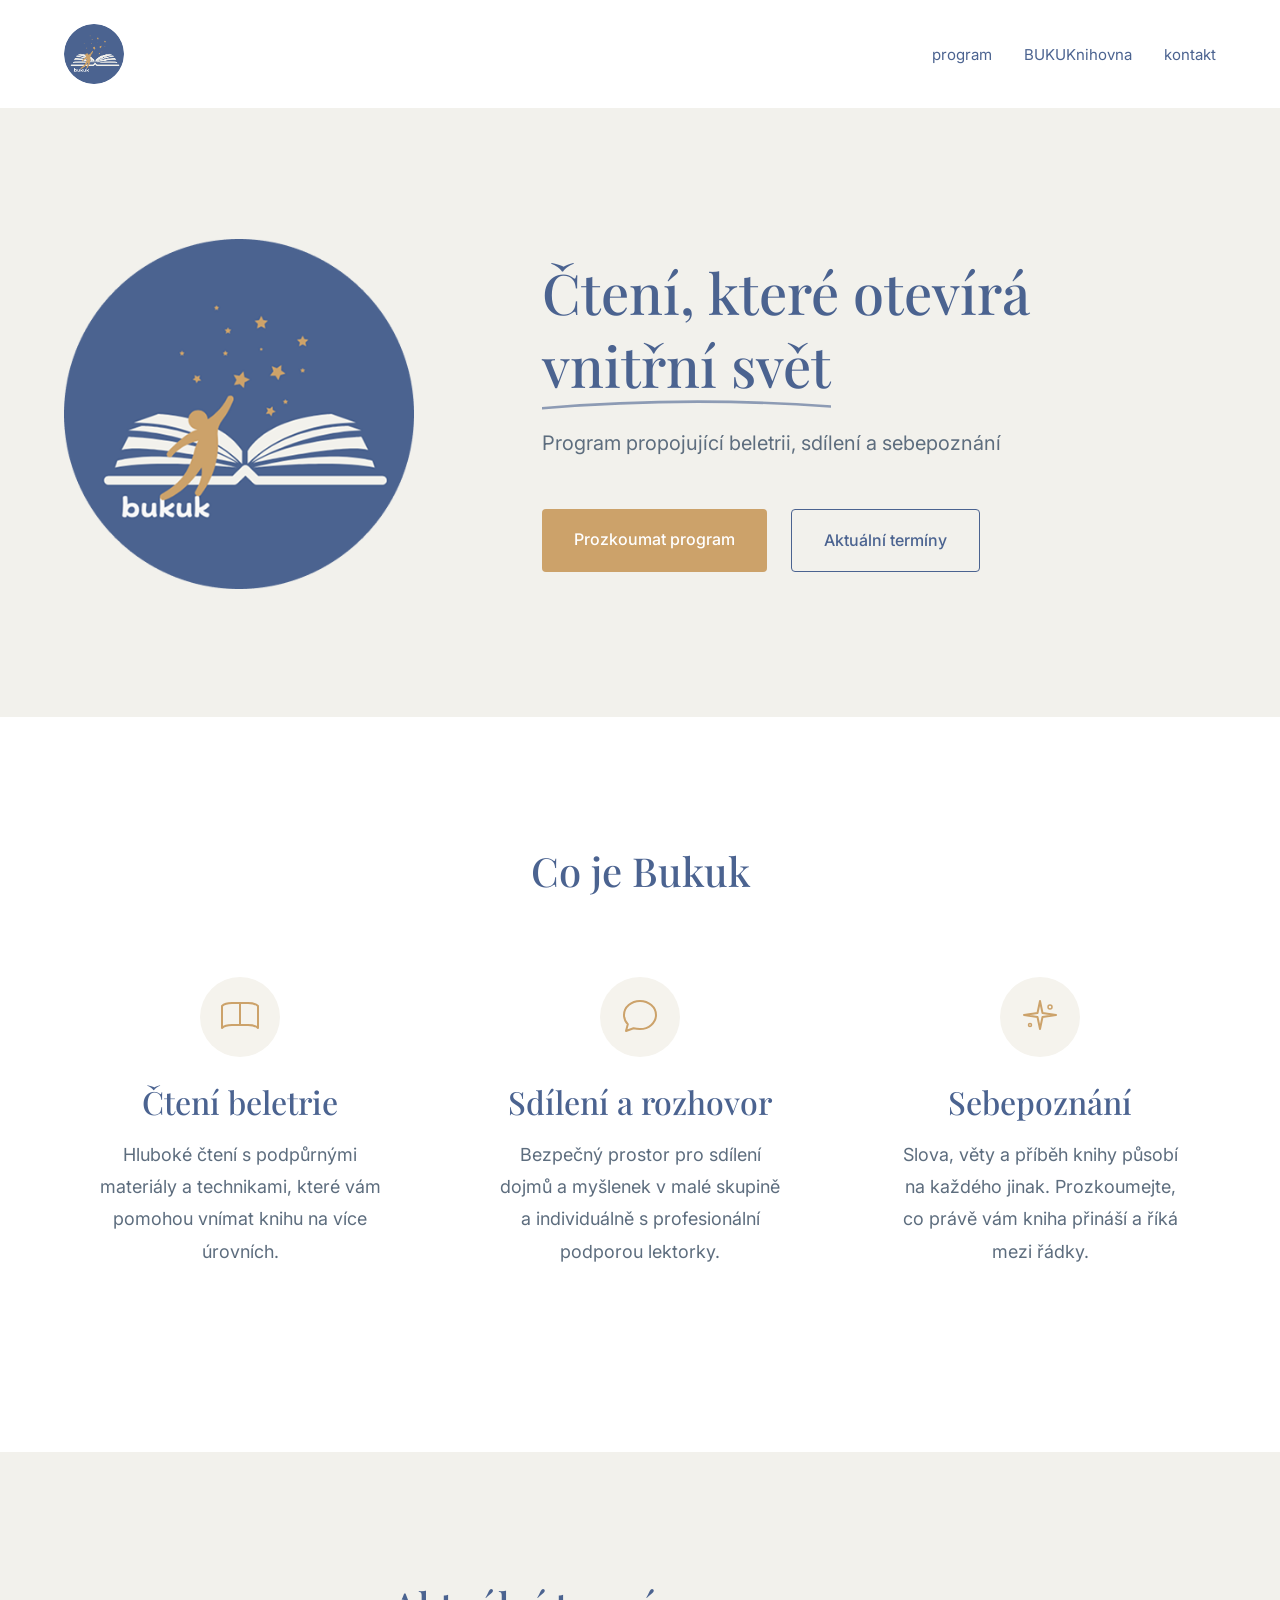
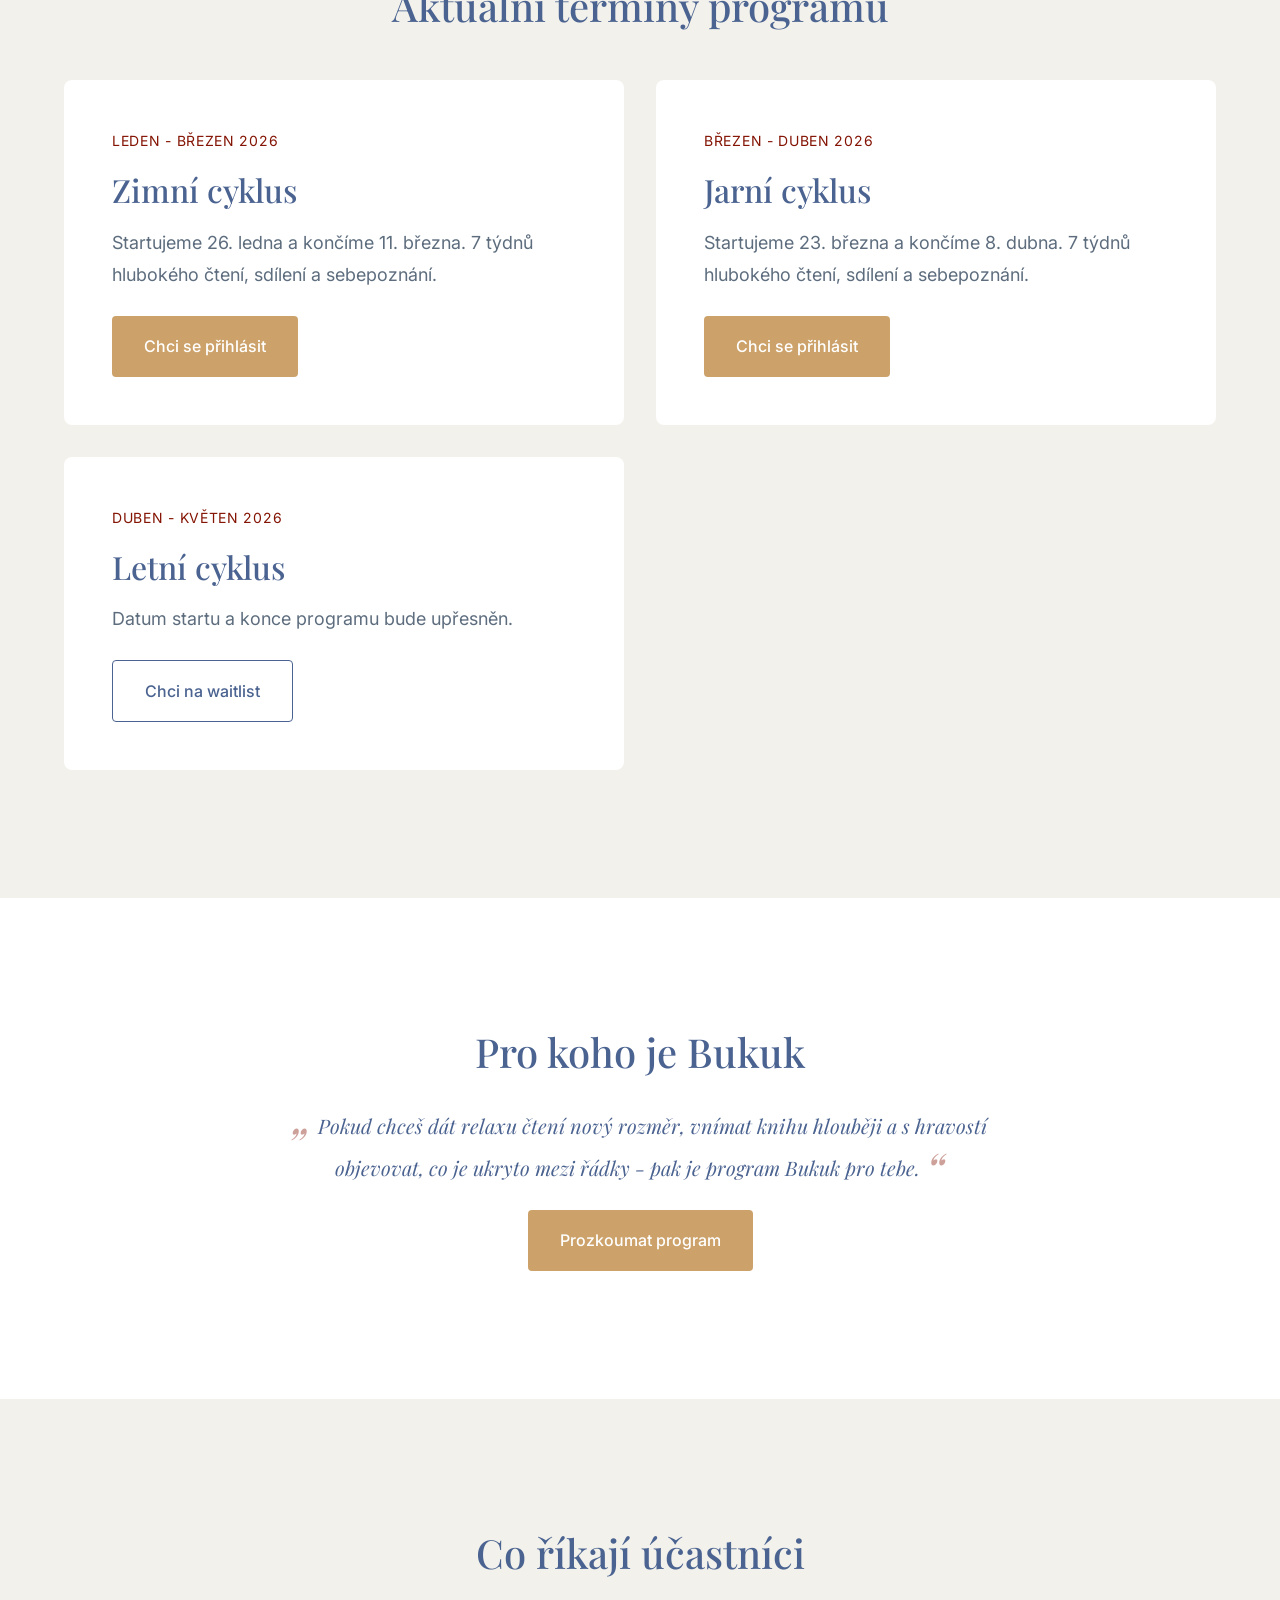
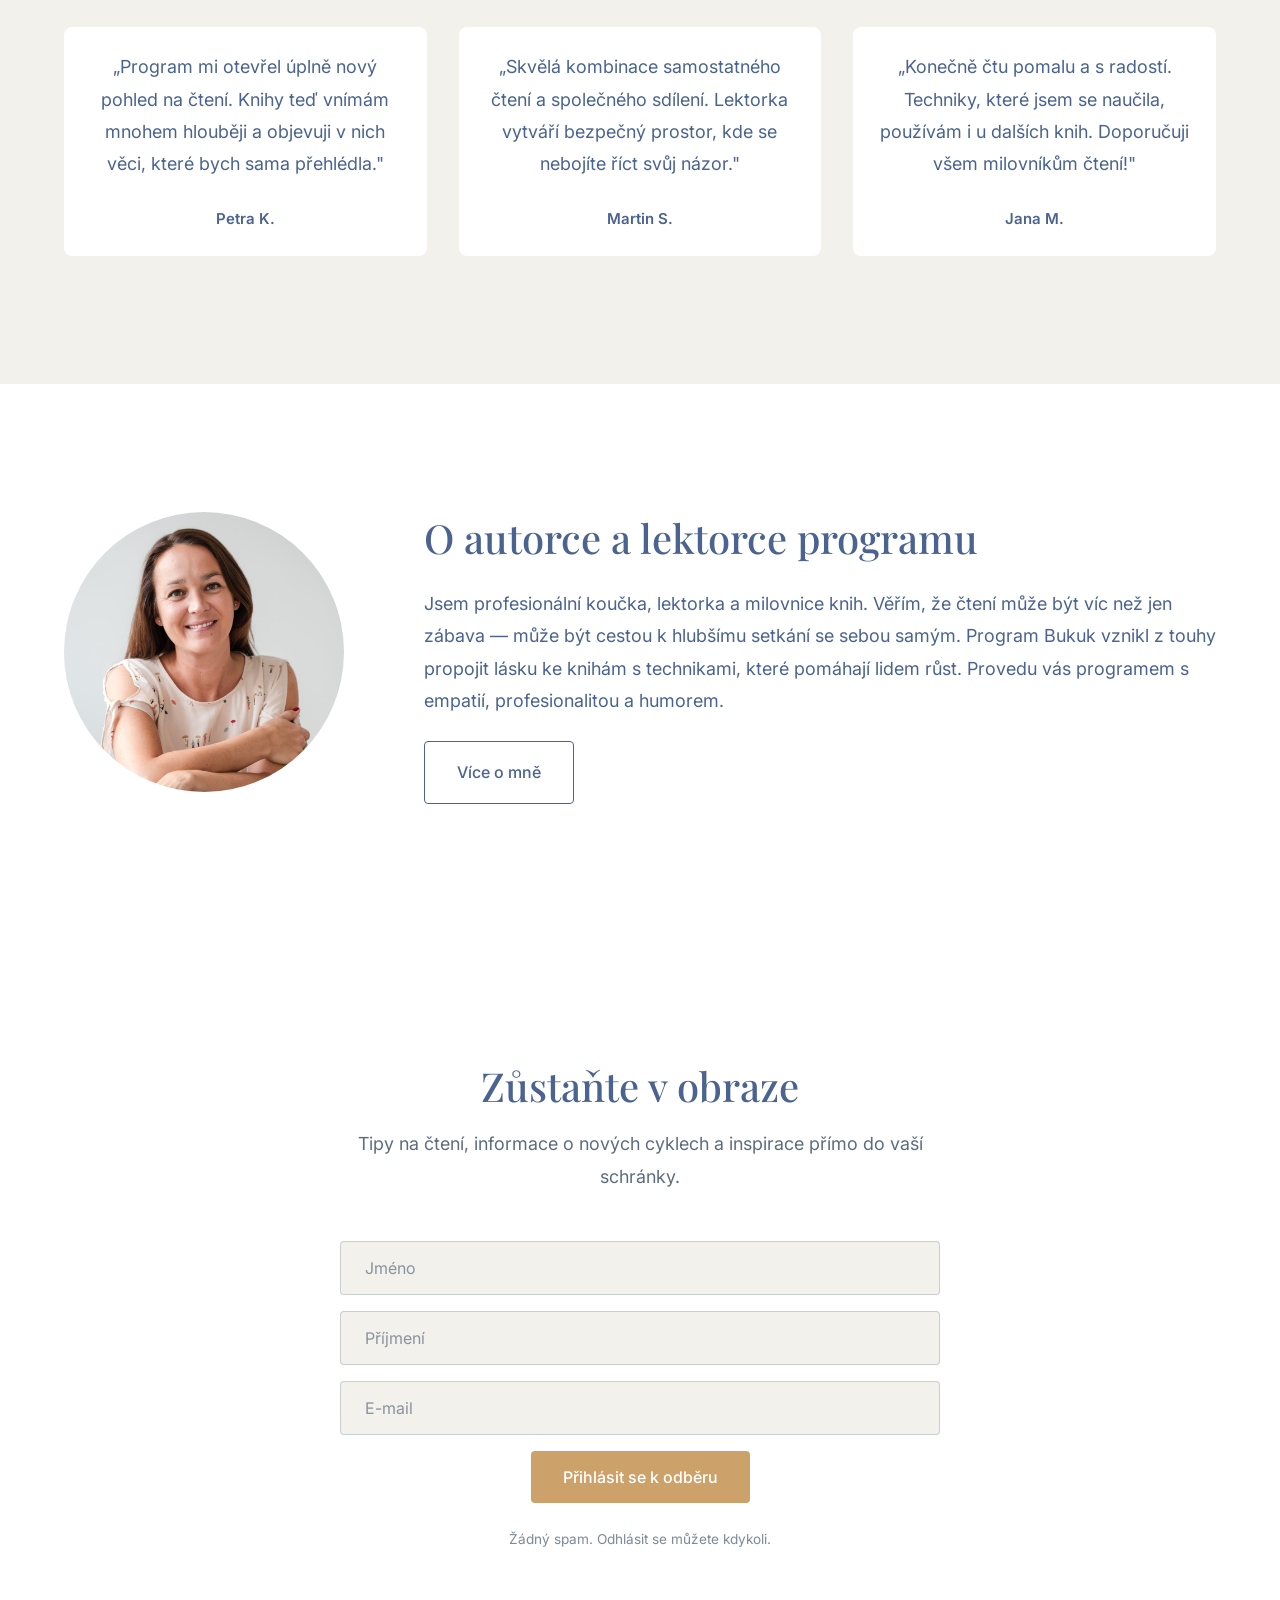
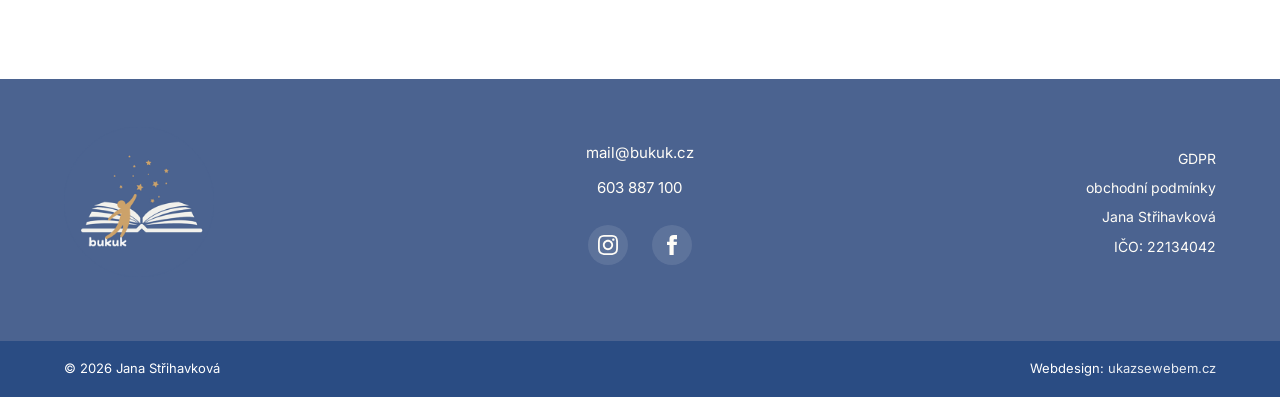
<file: index.html>
<!DOCTYPE html>
<html lang="cs">
<head>
    <meta charset="UTF-8">
    <meta name="viewport" content="width=device-width, initial-scale=1.0">
    <meta name="description" content="Bukuk - Čtenářský program propojující beletrii, sdílení a sebepoznání. Čtení, které otevírá vnitřní svět.">
    <title>Bukuk - Čtení, které otevírá vnitřní svět</title>
    <link rel="stylesheet" href="css/style.css">
    <link rel="icon" href="img/logo.png" type="image/png">
</head>
<body>
    <!-- Header -->
    <header class="header">
        <div class="container">
            <div class="header__inner">
                <a href="index.html" class="header__brand">
                    <img src="img/logo.png" alt="Bukuk logo" class="header__logo">
                </a>

                <nav class="nav">
                    <a href="program.html" class="nav__link">program</a>
                    <a href="knihovna.html" class="nav__link">BUKUKnihovna</a>
                    <a href="kontakt.html" class="nav__link">kontakt</a>
                </nav>

                <button class="menu-toggle" aria-label="Menu">
                    <span></span>
                    <span></span>
                    <span></span>
                </button>
            </div>

            <nav class="mobile-nav">
                <a href="program.html" class="mobile-nav__link">program</a>
                <a href="knihovna.html" class="mobile-nav__link">BUKUKnihovna</a>
                <a href="kontakt.html" class="mobile-nav__link">kontakt</a>
            </nav>
        </div>
    </header>

    <!-- Hero sekce -->
    <section class="hero">
        <div class="container">
            <div class="hero__inner">
                <div class="hero__logo">
                    <img src="img/logo.png" alt="Bukuk logo">
                </div>
                <div class="hero__content">
                    <h1>Čtení, které otevírá<br><span class="highlight">vnitřní svět</span></h1>
                    <p class="hero__subtitle">Program propojující beletrii, sdílení a sebepoznání</p>
                    <div class="hero__cta">
                        <a href="program.html" class="btn btn--primary">Prozkoumat program</a>
                        <a href="program.html#terminy" class="btn btn--secondary">Aktuální termíny</a>
                    </div>
                </div>
            </div>
        </div>
    </section>

    <!-- Co je Bukuk -->
    <section class="features">
        <div class="container">
            <h2 class="section-title">Co je Bukuk</h2>
            <div class="features__grid">
                <div class="feature">
                    <div class="feature__icon">
                        <img src="img/icon-book.svg" alt="Ikona knihy">
                    </div>
                    <h3>Čtení beletrie</h3>
                    <p>Hluboké čtení s podpůrnými materiály a technikami, které vám pomohou vnímat knihu na více úrovních.</p>
                </div>
                <div class="feature">
                    <div class="feature__icon">
                        <img src="img/icon-chat.svg" alt="Ikona rozhovoru">
                    </div>
                    <h3>Sdílení a rozhovor</h3>
                    <p>Bezpečný prostor pro sdílení dojmů a myšlenek v malé skupině a individuálně s profesionální podporou lektorky.</p>
                </div>
                <div class="feature">
                    <div class="feature__icon">
                        <img src="img/icon-sparkle.svg" alt="Ikona sebepoznání">
                    </div>
                    <h3>Sebepoznání</h3>
                    <p>Slova, věty a příběh knihy působí na každého jinak. Prozkoumejte, co právě vám kniha přináší a říká mezi řádky.</p>
                </div>
            </div>
        </div>
    </section>

    <!-- Aktuální program -->
    <section>
        <div class="container">
            <h2 class="section-title">Aktuální termíny programu</h2>
            <div class="programs__grid">
                <div class="program-card">
                    <div class="program-card__date">Leden - Březen 2026</div>
                    <h3>Zimní cyklus</h3>
                    <p>Startujeme 26. ledna a končíme 11. března. 7 týdnů hlubokého čtení, sdílení a sebepoznání.</p>
                    <a href="https://forms.gle/DsejUywDFfoUujm4A" target="_blank" rel="noopener" class="btn btn--primary">Chci se přihlásit</a>
                </div>
                <div class="program-card">
                    <div class="program-card__date">Březen - Duben 2026</div>
                    <h3>Jarní cyklus</h3>
                    <p>Startujeme 23. března a končíme 8. dubna. 7 týdnů hlubokého čtení, sdílení a sebepoznání.</p>
                    <a href="https://forms.gle/DsejUywDFfoUujm4A" target="_blank" rel="noopener" class="btn btn--primary">Chci se přihlásit</a>
                </div>
                <div class="program-card">
                    <div class="program-card__date">Duben - Květen 2026</div>
                    <h3>Letní cyklus</h3>
                    <p>Datum startu a konce programu bude upřesněn.</p>
                    <a href="https://forms.gle/DsejUywDFfoUujm4A" target="_blank" rel="noopener" class="btn btn--secondary">Chci na waitlist</a>
                </div>
            </div>
        </div>
    </section>

    <!-- Pro koho je -->
    <section class="for-whom">
        <div class="container">
            <div class="for-whom__content">
                <h2>Pro koho je Bukuk</h2>
                <p><span class="for-whom__quote for-whom__quote--open">„</span>Pokud chceš dát relaxu čtení nový rozměr, vnímat knihu hlouběji a s hravostí objevovat, co je ukryto mezi řádky - pak je program Bukuk pro tebe.<span class="for-whom__quote for-whom__quote--close">„</span></p>
                <a href="program.html" class="btn btn--primary">Prozkoumat program</a>
            </div>
        </div>
    </section>

    <!-- Reference -->
    <section class="testimonials">
        <div class="container">
            <h2 class="section-title">Co říkají účastníci</h2>
            <div class="testimonials__grid">
                <div class="testimonial">
                    <p class="testimonial__text">„Program mi otevřel úplně nový pohled na čtení. Knihy teď vnímám mnohem hlouběji a objevuji v nich věci, které bych sama přehlédla."</p>
                    <p class="testimonial__author">Petra K.</p>
                </div>
                <div class="testimonial">
                    <p class="testimonial__text">„Skvělá kombinace samostatného čtení a společného sdílení. Lektorka vytváří bezpečný prostor, kde se nebojíte říct svůj názor."</p>
                    <p class="testimonial__author">Martin S.</p>
                </div>
                <div class="testimonial">
                    <p class="testimonial__text">„Konečně čtu pomalu a s radostí. Techniky, které jsem se naučila, používám i u dalších knih. Doporučuji všem milovníkům čtení!"</p>
                    <p class="testimonial__author">Jana M.</p>
                </div>
            </div>
        </div>
    </section>

    <!-- O mně (krátce) -->
    <section class="about-short-section">
        <div class="container">
            <div class="about-short">
                <img src="img/photo.jpg" alt="Autorka programu" class="about-short__photo">
                <div class="about-short__text">
                    <h2>O autorce a lektorce programu</h2>
                    <p>Jsem profesionální koučka, lektorka a milovnice knih. Věřím, že čtení může být víc než jen zábava — může být cestou k hlubšímu setkání se sebou samým. Program Bukuk vznikl z touhy propojit lásku ke knihám s technikami, které pomáhají lidem růst. Provedu vás programem s empatií, profesionalitou a humorem.</p>
                    <a href="program.html#o-autorce" class="btn btn--secondary">Více o mně</a>
                </div>
            </div>
        </div>
    </section>

    <!-- Newsletter -->
    <section class="subscribe-section">
        <div class="container">
            <div class="subscribe-box">
                <h2>Zůstaňte v obraze</h2>
                <p class="subscribe-box__lead">Tipy na čtení, informace o nových cyklech a inspirace přímo do vaší schránky.</p>
                <form class="subscribe-form">
                    <div class="subscribe-form__fields">
                        <input type="text" name="firstname" placeholder="Jméno" autocomplete="given-name">
                        <input type="text" name="lastname" placeholder="Příjmení" autocomplete="family-name">
                        <input type="email" name="email" placeholder="E-mail" autocomplete="email">
                    </div>
<button type="submit" class="btn btn--primary">Přihlásit se k odběru</button>
                </form>
                <p class="subscribe-box__note">Žádný spam. Odhlásit se můžete kdykoli.</p>
            </div>
        </div>
    </section>

    <!-- Footer -->
    <footer class="footer">
        <div class="container">
            <div class="footer__inner">
                <div class="footer__brand">
                    <img src="img/logo.png" alt="Bukuk logo" class="footer__logo">
                </div>
                <div class="footer__contact">
                    <a href="mailto:mail@bukuk.cz">mail@bukuk.cz</a>
                    <a href="tel:+420603887100">603 887 100</a>
                    <div class="footer__social">
                        <a href="https://www.instagram.com/bukuk.cz" class="footer__social-link" aria-label="Instagram" target="_blank" rel="noopener">
                            <svg xmlns="http://www.w3.org/2000/svg" viewBox="0 0 24 24"><path d="M12 2.163c3.204 0 3.584.012 4.85.07 3.252.148 4.771 1.691 4.919 4.919.058 1.265.069 1.645.069 4.849 0 3.205-.012 3.584-.069 4.849-.149 3.225-1.664 4.771-4.919 4.919-1.266.058-1.644.07-4.85.07-3.204 0-3.584-.012-4.849-.07-3.26-.149-4.771-1.699-4.919-4.92-.058-1.265-.07-1.644-.07-4.849 0-3.204.013-3.583.07-4.849.149-3.227 1.664-4.771 4.919-4.919 1.266-.057 1.645-.069 4.849-.069zm0-2.163c-3.259 0-3.667.014-4.947.072-4.358.2-6.78 2.618-6.98 6.98-.059 1.281-.073 1.689-.073 4.948 0 3.259.014 3.668.072 4.948.2 4.358 2.618 6.78 6.98 6.98 1.281.058 1.689.072 4.948.072 3.259 0 3.668-.014 4.948-.072 4.354-.2 6.782-2.618 6.979-6.98.059-1.28.073-1.689.073-4.948 0-3.259-.014-3.667-.072-4.947-.196-4.354-2.617-6.78-6.979-6.98-1.281-.059-1.69-.073-4.949-.073zm0 5.838c-3.403 0-6.162 2.759-6.162 6.162s2.759 6.163 6.162 6.163 6.162-2.759 6.162-6.163c0-3.403-2.759-6.162-6.162-6.162zm0 10.162c-2.209 0-4-1.79-4-4 0-2.209 1.791-4 4-4s4 1.791 4 4c0 2.21-1.791 4-4 4zm6.406-11.845c-.796 0-1.441.645-1.441 1.44s.645 1.44 1.441 1.44c.795 0 1.439-.645 1.439-1.44s-.644-1.44-1.439-1.44z"/></svg>
                        </a>
                        <a href="https://www.facebook.com/profile.php?id=61587041076869" class="footer__social-link" aria-label="Facebook" target="_blank" rel="noopener">
                            <svg xmlns="http://www.w3.org/2000/svg" viewBox="0 0 24 24"><path d="M9 8h-3v4h3v12h5v-12h3.642l.358-4h-4v-1.667c0-.955.192-1.333 1.115-1.333h2.885v-5h-3.808c-3.596 0-5.192 1.583-5.192 4.615v3.385z"/></svg>
                        </a>
                    </div>
                </div>
                <div class="footer__legal">
                    <div class="footer__legal-links">
                        <a href="https://docs.google.com/document/d/13Q7HcQ8I3Daqk-UkIsdofxr_Q6ilR5suyTHhC-kEQo0/edit?tab=t.0" target="_blank" rel="noopener" class="footer__link">GDPR</a>
                        <a href="https://docs.google.com/document/d/1ty0viTO6CFTr02zGWp2l0TdwiNxNXuDXWJQja7QTOr0/edit?tab=t.0" target="_blank" rel="noopener" class="footer__link">obchodní podmínky</a>
                        <span>Jana Střihavková</span>
                        <span>IČO: 22134042</span>
                    </div>
                </div>
            </div>
        </div>
        <div class="footer__bottom">
            <div class="container">
                <span>&copy; 2026 Jana Střihavková</span>
                <span>Webdesign: <a href="https://ukazsewebem.cz/" target="_blank" rel="noopener">ukazsewebem.cz</a></span>
            </div>
        </div>
    </footer>

    <script src="js/main.js"></script>
</body>
</html>
</file>
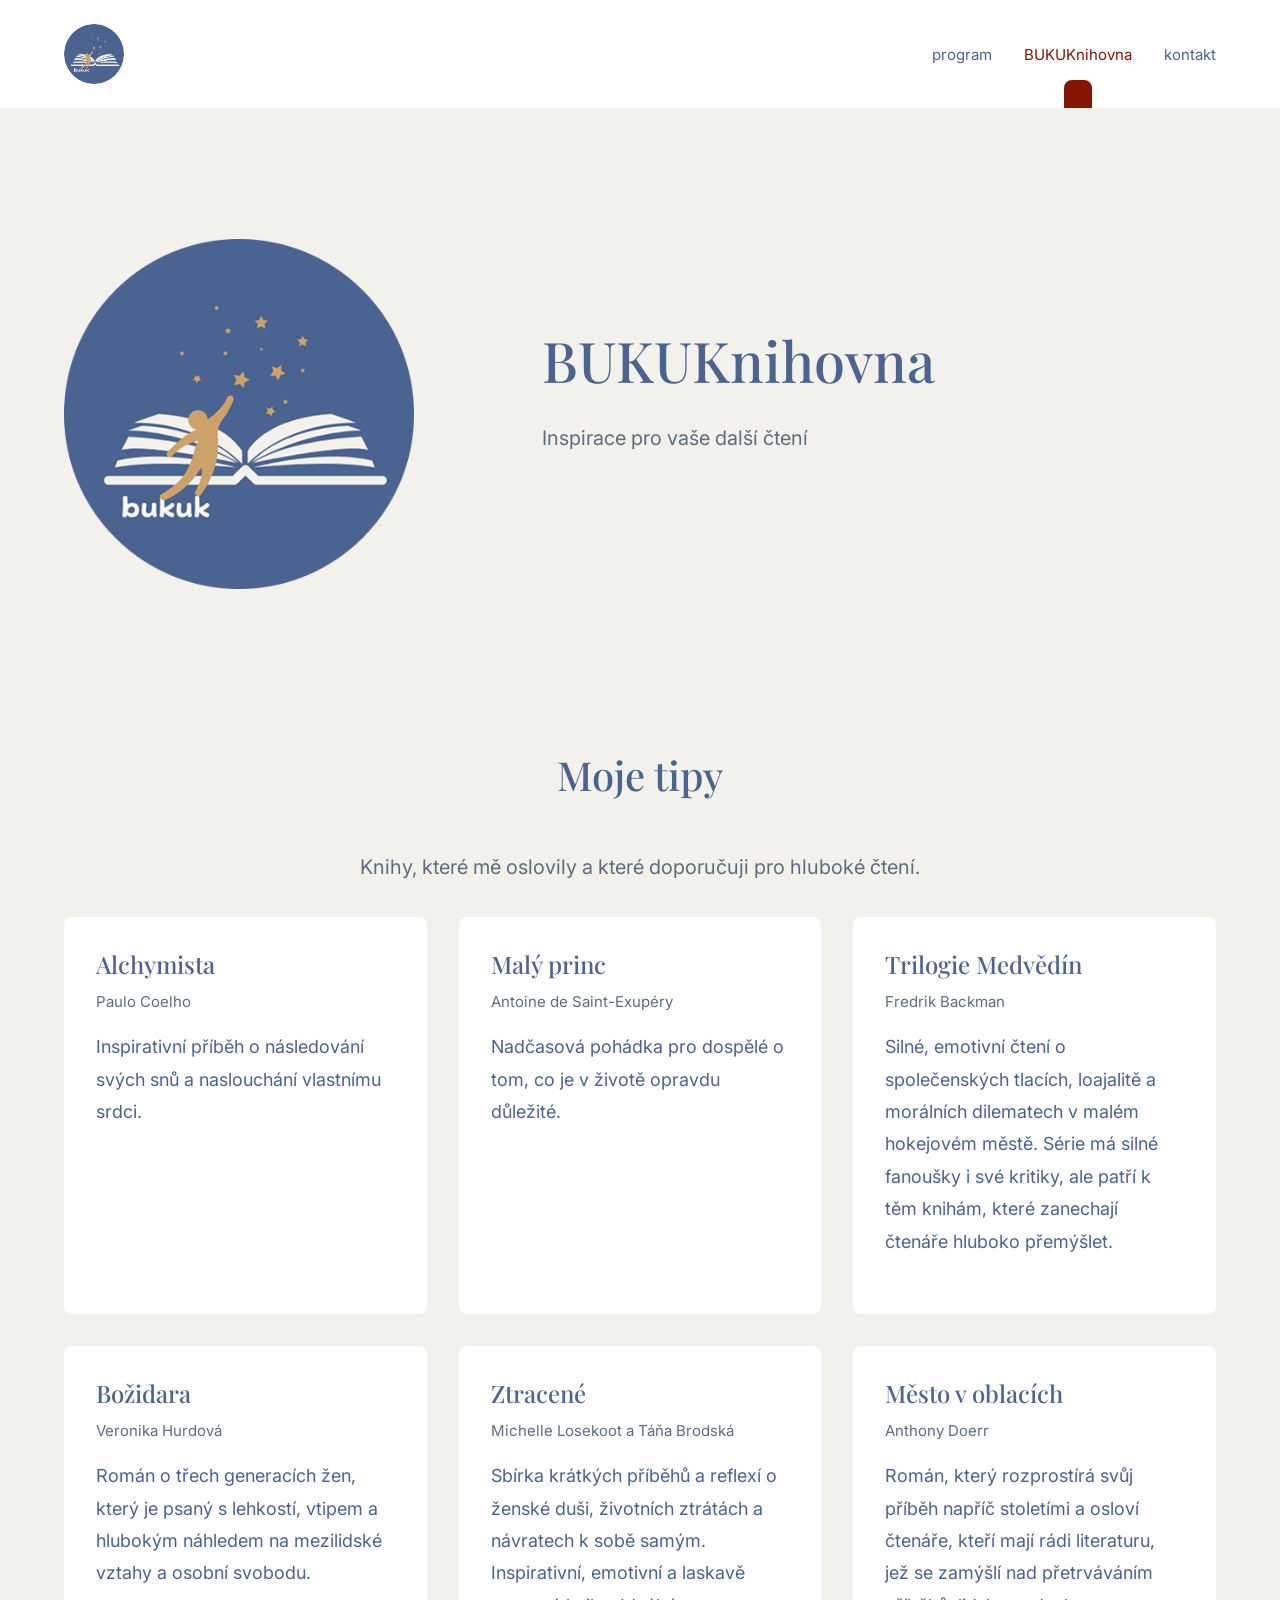
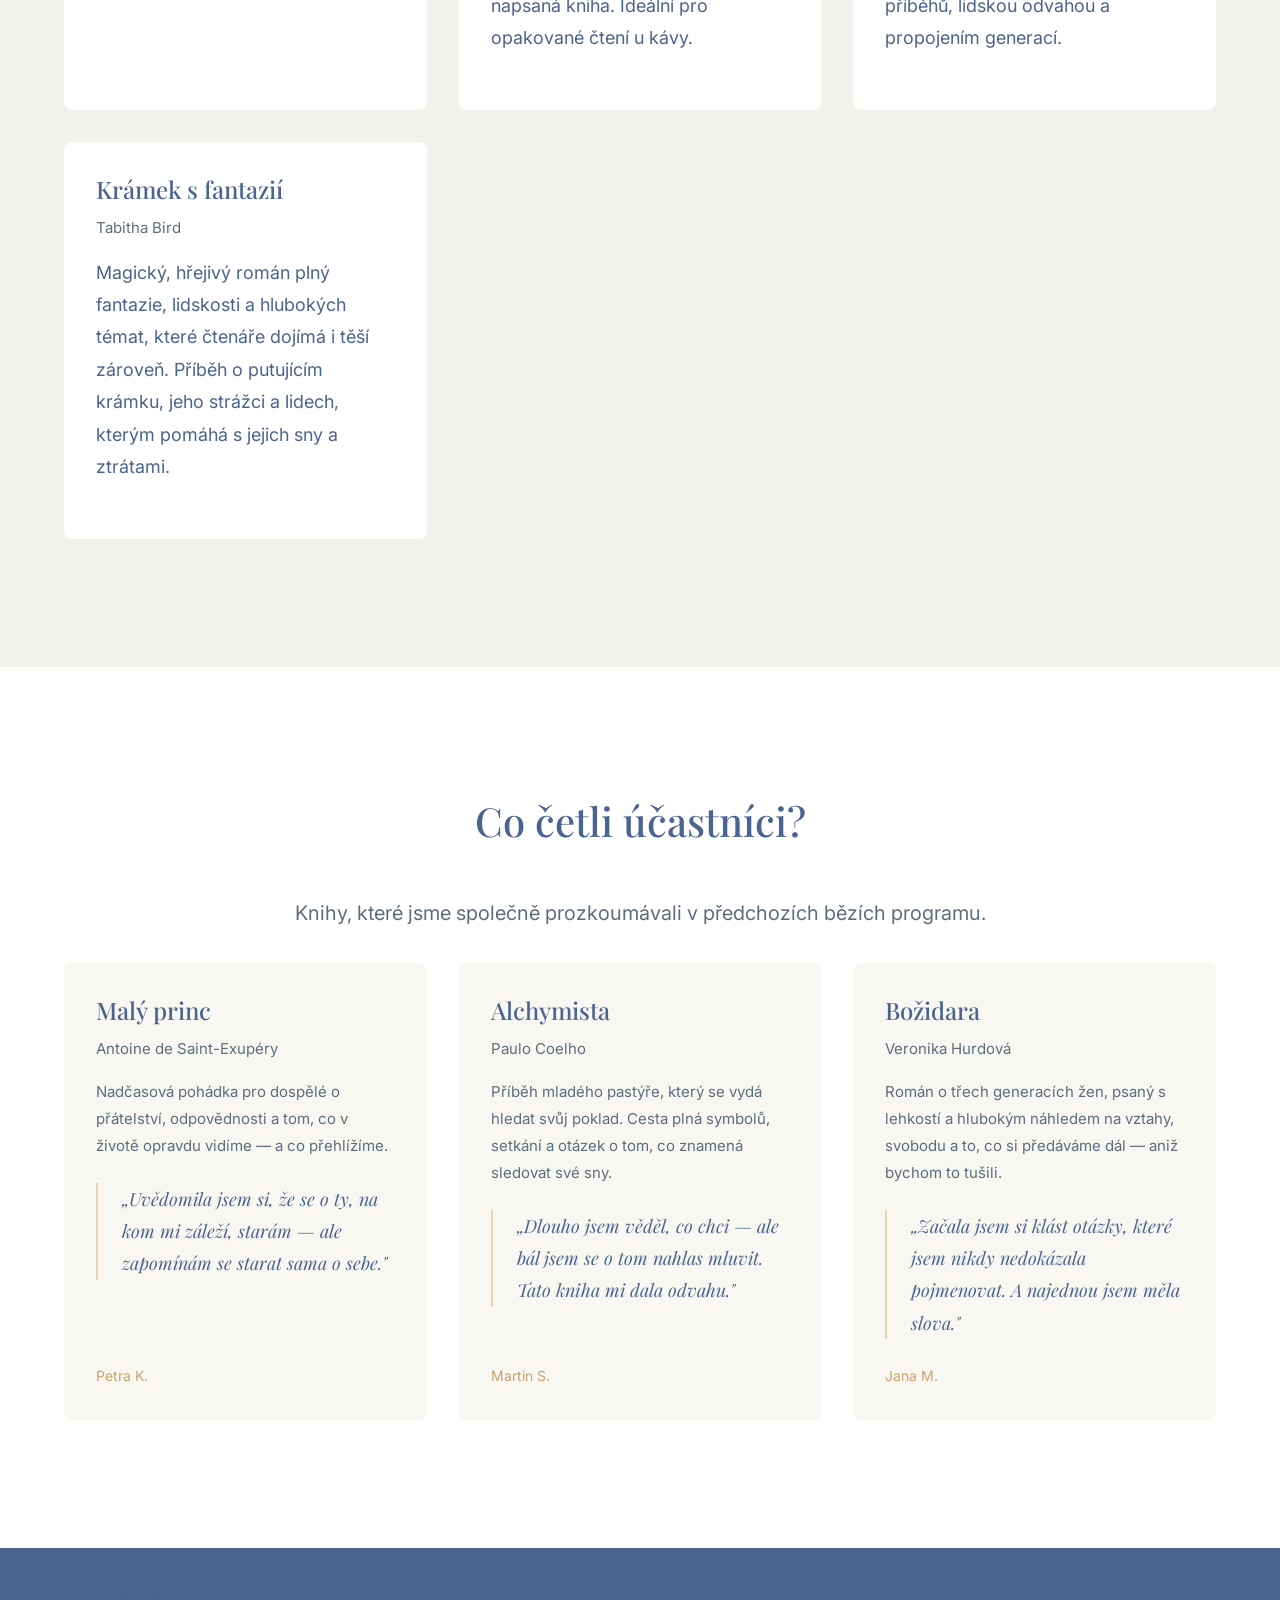
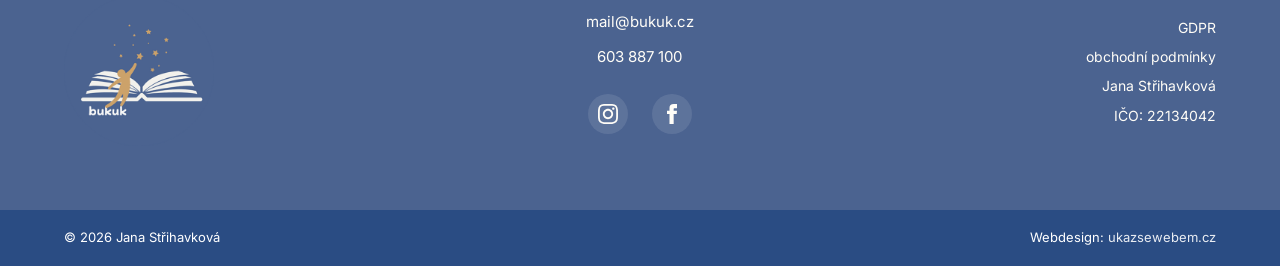
<file: knihovna.html>
<!DOCTYPE html>
<html lang="cs">
<head>
    <meta charset="UTF-8">
    <meta name="viewport" content="width=device-width, initial-scale=1.0">
    <meta name="description" content="Bukuknihovna - tipy na knihy a doporučení od účastníků programu Bukuk.">
    <title>Bukuknihovna - Bukuk</title>
    <link rel="stylesheet" href="css/style.css">
    <link rel="icon" href="img/logo.png" type="image/png">
</head>
<body class="page-knihovna">
    <!-- Header -->
    <header class="header">
        <div class="container">
            <div class="header__inner">
                <a href="index.html" class="header__brand">
                    <img src="img/logo.png" alt="Bukuk logo" class="header__logo">
                </a>

                <nav class="nav">
                    <a href="program.html" class="nav__link">program</a>
                    <a href="knihovna.html" class="nav__link nav__link--active">BUKUKnihovna</a>
                    <a href="kontakt.html" class="nav__link">kontakt</a>
                </nav>

                <button class="menu-toggle" aria-label="Menu">
                    <span></span>
                    <span></span>
                    <span></span>
                </button>
            </div>

            <nav class="mobile-nav">
                <a href="program.html" class="mobile-nav__link">program</a>
                <a href="knihovna.html" class="mobile-nav__link">BUKUKnihovna</a>
                <a href="kontakt.html" class="mobile-nav__link">kontakt</a>
            </nav>
        </div>
    </header>

    <!-- Hero -->
    <section class="hero">
        <div class="container">
            <div class="hero__inner">
                <div class="hero__logo">
                    <img src="img/logo.png" alt="Bukuk logo">
                </div>
                <div class="hero__content">
                    <h1>BUKUKnihovna</h1>
                    <p class="hero__subtitle">Inspirace pro vaše další čtení</p>
                </div>
            </div>
        </div>
    </section>

    <!-- Moje tipy -->
    <section>
        <div class="container">
            <h2 class="section-title">Moje tipy</h2>
            <p class="text-center lead mb-lg">Knihy, které mě oslovily a které doporučuji pro hluboké čtení.</p>

            <div class="book-grid">
                <div class="book-card">
                    <h4>Alchymista</h4>
                    <p class="book-card__author">Paulo Coelho</p>
                    <p>Inspirativní příběh o následování svých snů a naslouchání vlastnímu srdci.</p>
                </div>
                <div class="book-card">
                    <h4>Malý princ</h4>
                    <p class="book-card__author">Antoine de Saint-Exupéry</p>
                    <p>Nadčasová pohádka pro dospělé o tom, co je v životě opravdu důležité.</p>
                </div>
                <div class="book-card">
                    <h4>Trilogie Medvědín</h4>
                    <p class="book-card__author">Fredrik Backman</p>
                    <p>Silné, emotivní čtení o společenských tlacích, loajalitě a morálních dilematech v malém hokejovém městě. Série má silné fanoušky i své kritiky, ale patří k těm knihám, které zanechají čtenáře hluboko přemýšlet.</p>
                </div>
                <div class="book-card">
                    <h4>Božidara</h4>
                    <p class="book-card__author">Veronika Hurdová</p>
                    <p>Román o třech generacích žen, který je psaný s lehkostí, vtipem a hlubokým náhledem na mezilidské vztahy a osobní svobodu.</p>
                </div>
                <div class="book-card">
                    <h4>Ztracené</h4>
                    <p class="book-card__author">Michelle Losekoot a Táňa Brodská</p>
                    <p>Sbírka krátkých příběhů a reflexí o ženské duši, životních ztrátách a návratech k sobě samým. Inspirativní, emotivní a laskavě napsaná kniha. Ideální pro opakované čtení u kávy.</p>
                </div>
                <div class="book-card">
                    <h4>Město v oblacích</h4>
                    <p class="book-card__author">Anthony Doerr</p>
                    <p>Román, který rozprostírá svůj příběh napříč stoletími a osloví čtenáře, kteří mají rádi literaturu, jež se zamýšlí nad přetrváváním příběhů, lidskou odvahou a propojením generací.</p>
                </div>
                <div class="book-card">
                    <h4>Krámek s fantazií</h4>
                    <p class="book-card__author">Tabitha Bird</p>
                    <p>Magický, hřejivý román plný fantazie, lidskosti a hlubokých témat, které čtenáře dojímá i těší zároveň. Příběh o putujícím krámku, jeho strážci a lidech, kterým pomáhá s jejich sny a ztrátami.</p>
                </div>
            </div>
        </div>
    </section>

    <!-- Co četli účastníci -->
    <section class="features">
        <div class="container">
            <h2 class="section-title">Co četli účastníci?</h2>
            <p class="text-center lead mb-lg">Knihy, které jsme společně prozkoumávali v předchozích bězích programu.</p>

            <div class="book-grid">
                <div class="participant-book-card">
                    <h4>Malý princ</h4>
                    <p class="book-card__author">Antoine de Saint-Exupéry</p>
                    <p class="participant-book-card__annotation">Nadčasová pohádka pro dospělé o přátelství, odpovědnosti a tom, co v životě opravdu vidíme — a co přehlížíme.</p>
                    <blockquote class="participant-book-card__thought">„Uvědomila jsem si, že se o ty, na kom mi záleží, starám — ale zapomínám se starat sama o sebe."</blockquote>
                    <p class="participant-book-card__name">Petra K.</p>
                </div>
                <div class="participant-book-card">
                    <h4>Alchymista</h4>
                    <p class="book-card__author">Paulo Coelho</p>
                    <p class="participant-book-card__annotation">Příběh mladého pastýře, který se vydá hledat svůj poklad. Cesta plná symbolů, setkání a otázek o tom, co znamená sledovat své sny.</p>
                    <blockquote class="participant-book-card__thought">„Dlouho jsem věděl, co chci — ale bál jsem se o tom nahlas mluvit. Tato kniha mi dala odvahu."</blockquote>
                    <p class="participant-book-card__name">Martin S.</p>
                </div>
                <div class="participant-book-card">
                    <h4>Božidara</h4>
                    <p class="book-card__author">Veronika Hurdová</p>
                    <p class="participant-book-card__annotation">Román o třech generacích žen, psaný s lehkostí a hlubokým náhledem na vztahy, svobodu a to, co si předáváme dál — aniž bychom to tušili.</p>
                    <blockquote class="participant-book-card__thought">„Začala jsem si klást otázky, které jsem nikdy nedokázala pojmenovat. A najednou jsem měla slova."</blockquote>
                    <p class="participant-book-card__name">Jana M.</p>
                </div>
            </div>
        </div>
    </section>

    <!-- Footer -->
    <footer class="footer">
        <div class="container">
            <div class="footer__inner">
                <div class="footer__brand">
                    <img src="img/logo.png" alt="Bukuk logo" class="footer__logo">
                </div>
                <div class="footer__contact">
                    <a href="mailto:mail@bukuk.cz">mail@bukuk.cz</a>
                    <a href="tel:+420603887100">603 887 100</a>
                    <div class="footer__social">
                        <a href="https://www.instagram.com/bukuk.cz" class="footer__social-link" aria-label="Instagram" target="_blank" rel="noopener">
                            <svg xmlns="http://www.w3.org/2000/svg" viewBox="0 0 24 24"><path d="M12 2.163c3.204 0 3.584.012 4.85.07 3.252.148 4.771 1.691 4.919 4.919.058 1.265.069 1.645.069 4.849 0 3.205-.012 3.584-.069 4.849-.149 3.225-1.664 4.771-4.919 4.919-1.266.058-1.644.07-4.85.07-3.204 0-3.584-.012-4.849-.07-3.26-.149-4.771-1.699-4.919-4.92-.058-1.265-.07-1.644-.07-4.849 0-3.204.013-3.583.07-4.849.149-3.227 1.664-4.771 4.919-4.919 1.266-.057 1.645-.069 4.849-.069zm0-2.163c-3.259 0-3.667.014-4.947.072-4.358.2-6.78 2.618-6.98 6.98-.059 1.281-.073 1.689-.073 4.948 0 3.259.014 3.668.072 4.948.2 4.358 2.618 6.78 6.98 6.98 1.281.058 1.689.072 4.948.072 3.259 0 3.668-.014 4.948-.072 4.354-.2 6.782-2.618 6.979-6.98.059-1.28.073-1.689.073-4.948 0-3.259-.014-3.667-.072-4.947-.196-4.354-2.617-6.78-6.979-6.98-1.281-.059-1.69-.073-4.949-.073zm0 5.838c-3.403 0-6.162 2.759-6.162 6.162s2.759 6.163 6.162 6.163 6.162-2.759 6.162-6.163c0-3.403-2.759-6.162-6.162-6.162zm0 10.162c-2.209 0-4-1.79-4-4 0-2.209 1.791-4 4-4s4 1.791 4 4c0 2.21-1.791 4-4 4zm6.406-11.845c-.796 0-1.441.645-1.441 1.44s.645 1.44 1.441 1.44c.795 0 1.439-.645 1.439-1.44s-.644-1.44-1.439-1.44z"/></svg>
                        </a>
                        <a href="https://www.facebook.com/profile.php?id=61587041076869" class="footer__social-link" aria-label="Facebook" target="_blank" rel="noopener">
                            <svg xmlns="http://www.w3.org/2000/svg" viewBox="0 0 24 24"><path d="M9 8h-3v4h3v12h5v-12h3.642l.358-4h-4v-1.667c0-.955.192-1.333 1.115-1.333h2.885v-5h-3.808c-3.596 0-5.192 1.583-5.192 4.615v3.385z"/></svg>
                        </a>
                    </div>
                </div>
                <div class="footer__legal">
                    <div class="footer__legal-links">
                        <a href="https://docs.google.com/document/d/13Q7HcQ8I3Daqk-UkIsdofxr_Q6ilR5suyTHhC-kEQo0/edit?tab=t.0" target="_blank" rel="noopener" class="footer__link">GDPR</a>
                        <a href="https://docs.google.com/document/d/1ty0viTO6CFTr02zGWp2l0TdwiNxNXuDXWJQja7QTOr0/edit?tab=t.0" target="_blank" rel="noopener" class="footer__link">obchodní podmínky</a>
                        <span>Jana Střihavková</span>
                        <span>IČO: 22134042</span>
                    </div>
                </div>
            </div>
        </div>
        <div class="footer__bottom">
            <div class="container">
                <span>&copy; 2026 Jana Střihavková</span>
                <span>Webdesign: <a href="https://ukazsewebem.cz/" target="_blank" rel="noopener">ukazsewebem.cz</a></span>
            </div>
        </div>
    </footer>

    <script src="js/main.js"></script>
</body>
</html>
</file>
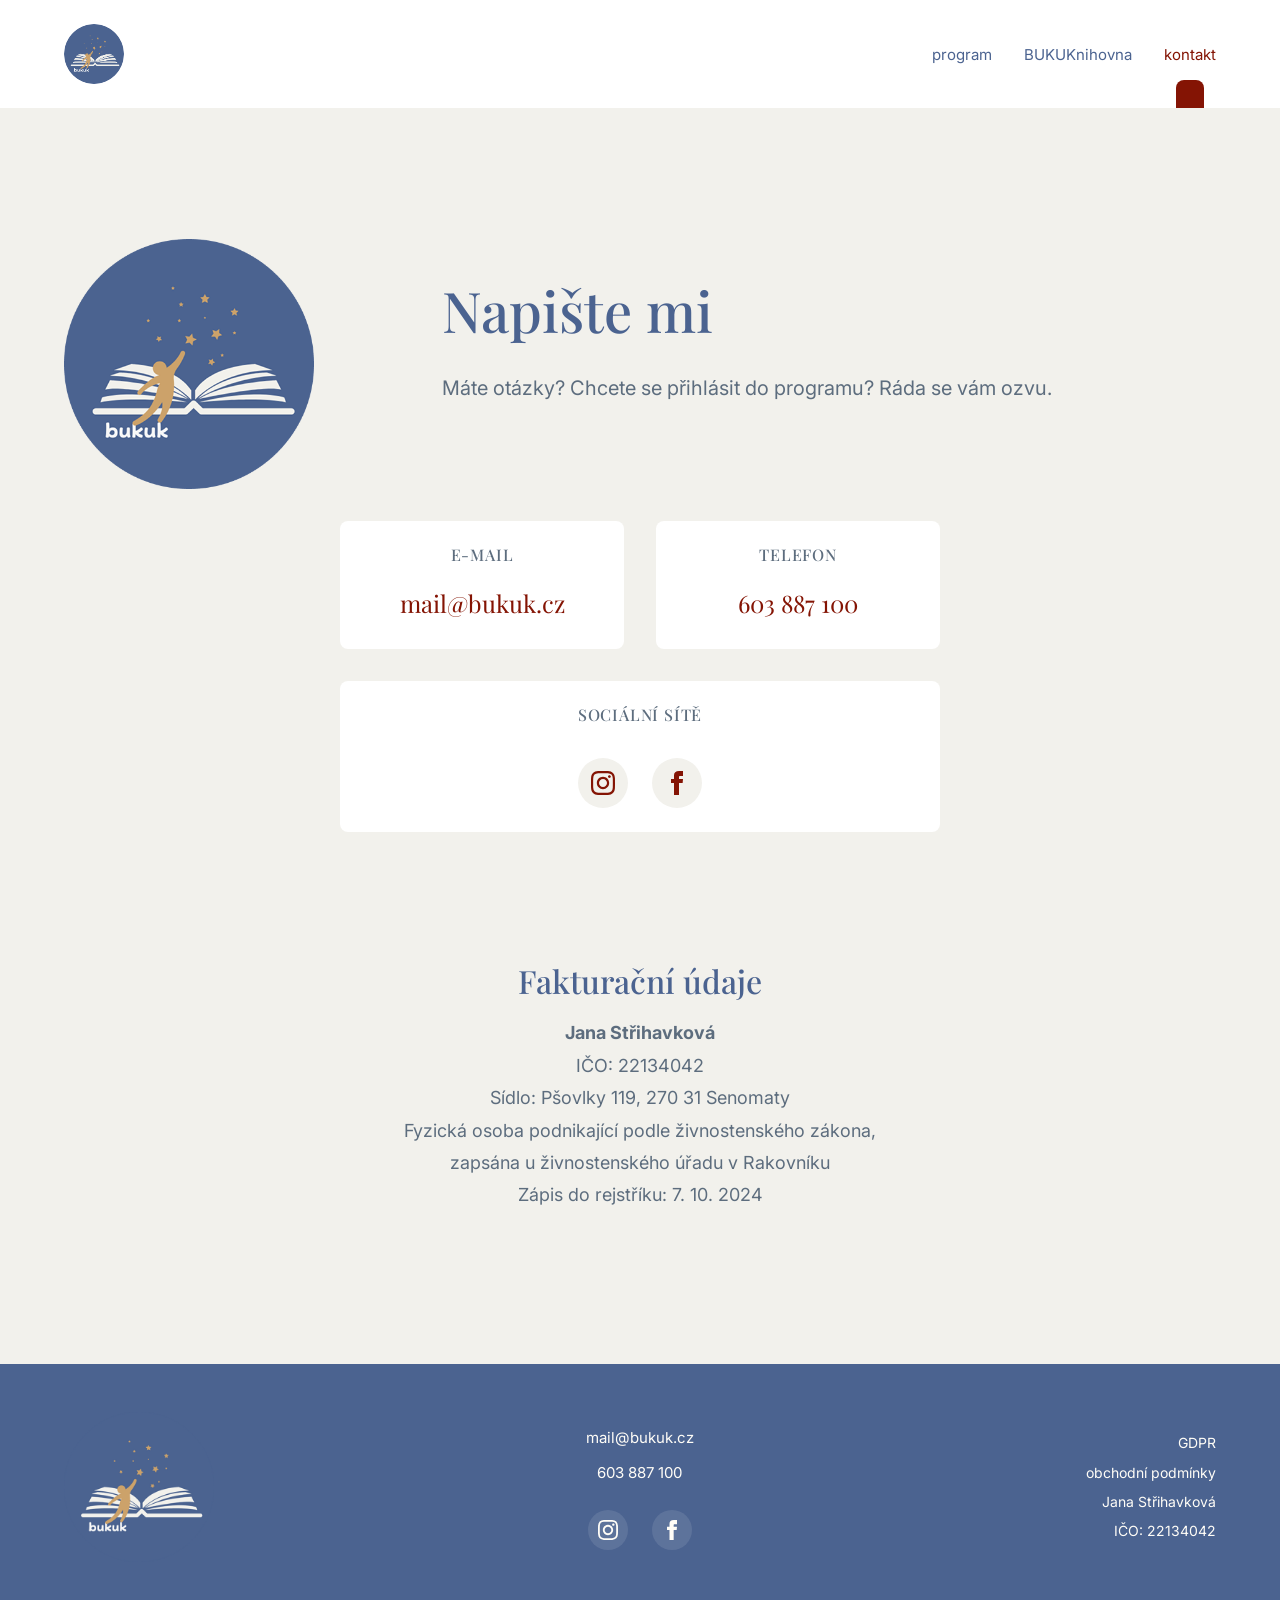
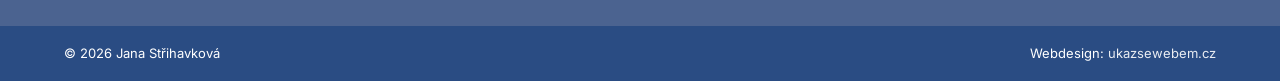
<file: kontakt.html>
<!DOCTYPE html>
<html lang="cs">
<head>
    <meta charset="UTF-8">
    <meta name="viewport" content="width=device-width, initial-scale=1.0">
    <meta name="description" content="Kontaktujte Bukuk - máte otázky o programu? Napište nám.">
    <title>Kontakt - Bukuk</title>
    <link rel="stylesheet" href="css/style.css">
    <link rel="icon" href="img/logo.png" type="image/png">
</head>
<body class="page-kontakt">
    <!-- Header -->
    <header class="header">
        <div class="container">
            <div class="header__inner">
                <a href="index.html" class="header__brand">
                    <img src="img/logo.png" alt="Bukuk logo" class="header__logo">
                </a>

                <nav class="nav">
                    <a href="program.html" class="nav__link">program</a>
                    <a href="knihovna.html" class="nav__link">BUKUKnihovna</a>
                    <a href="kontakt.html" class="nav__link nav__link--active">kontakt</a>
                </nav>

                <button class="menu-toggle" aria-label="Menu">
                    <span></span>
                    <span></span>
                    <span></span>
                </button>
            </div>

            <nav class="mobile-nav">
                <a href="program.html" class="mobile-nav__link">program</a>
                <a href="knihovna.html" class="mobile-nav__link">BUKUKnihovna</a>
                <a href="kontakt.html" class="mobile-nav__link">kontakt</a>
            </nav>
        </div>
    </header>

    <!-- Hero -->
    <section class="hero">
        <div class="container">
            <div class="hero__inner">
                <div class="hero__logo">
                    <img src="img/logo.png" alt="Bukuk logo">
                </div>
                <div class="hero__content">
                    <h1>Napište mi</h1>
                    <p class="hero__subtitle">Máte otázky? Chcete se přihlásit do programu? Ráda se vám ozvu.</p>
                </div>
            </div>
        </div>
    </section>

    <!-- Kontakt -->
    <section>
        <div class="container">
            <div class="contact-cards">
                <div class="contact-card">
                    <h3>E-mail</h3>
                    <a href="mailto:mail@bukuk.cz" class="contact-card__link">mail@bukuk.cz</a>
                </div>
                <div class="contact-card">
                    <h3>Telefon</h3>
                    <a href="tel:+420603887100" class="contact-card__link">603 887 100</a>
                </div>
            </div>
            <div class="contact-cards" style="margin-top: var(--space-lg);">
                <div class="contact-card contact-card--social" style="grid-column: 1 / -1;">
                    <h3>Sociální sítě</h3>
                    <div class="contact-card__social-links">
                        <a href="https://www.instagram.com/bukuk.cz" class="contact-card__social-link" aria-label="Instagram" target="_blank" rel="noopener">
                            <svg xmlns="http://www.w3.org/2000/svg" viewBox="0 0 24 24"><path d="M12 2.163c3.204 0 3.584.012 4.85.07 3.252.148 4.771 1.691 4.919 4.919.058 1.265.069 1.645.069 4.849 0 3.205-.012 3.584-.069 4.849-.149 3.225-1.664 4.771-4.919 4.919-1.266.058-1.644.07-4.85.07-3.204 0-3.584-.012-4.849-.07-3.26-.149-4.771-1.699-4.919-4.92-.058-1.265-.07-1.644-.07-4.849 0-3.204.013-3.583.07-4.849.149-3.227 1.664-4.771 4.919-4.919 1.266-.057 1.645-.069 4.849-.069zm0-2.163c-3.259 0-3.667.014-4.947.072-4.358.2-6.78 2.618-6.98 6.98-.059 1.281-.073 1.689-.073 4.948 0 3.259.014 3.668.072 4.948.2 4.358 2.618 6.78 6.98 6.98 1.281.058 1.689.072 4.948.072 3.259 0 3.668-.014 4.948-.072 4.354-.2 6.782-2.618 6.979-6.98.059-1.28.073-1.689.073-4.948 0-3.259-.014-3.667-.072-4.947-.196-4.354-2.617-6.78-6.979-6.98-1.281-.059-1.69-.073-4.949-.073zm0 5.838c-3.403 0-6.162 2.759-6.162 6.162s2.759 6.163 6.162 6.163 6.162-2.759 6.162-6.163c0-3.403-2.759-6.162-6.162-6.162zm0 10.162c-2.209 0-4-1.79-4-4 0-2.209 1.791-4 4-4s4 1.791 4 4c0 2.21-1.791 4-4 4zm6.406-11.845c-.796 0-1.441.645-1.441 1.44s.645 1.44 1.441 1.44c.795 0 1.439-.645 1.439-1.44s-.644-1.44-1.439-1.44z"/></svg>
                        </a>
                        <a href="https://www.facebook.com/profile.php?id=61587041076869" class="contact-card__social-link" aria-label="Facebook" target="_blank" rel="noopener">
                            <svg xmlns="http://www.w3.org/2000/svg" viewBox="0 0 24 24"><path d="M9 8h-3v4h3v12h5v-12h3.642l.358-4h-4v-1.667c0-.955.192-1.333 1.115-1.333h2.885v-5h-3.808c-3.596 0-5.192 1.583-5.192 4.615v3.385z"/></svg>
                        </a>
                    </div>
                </div>
            </div>
            <div class="contact-author">
                <h3>Fakturační údaje</h3>
                <p>
                    <strong>Jana Střihavková</strong><br>
                    IČO: 22134042<br>
                    Sídlo: Pšovlky 119, 270 31 Senomaty<br>
                    Fyzická osoba podnikající podle živnostenského zákona,<br>
                    zapsána u živnostenského úřadu v Rakovníku<br>
                    Zápis do rejstříku: 7. 10. 2024
                </p>
            </div>
        </div>
    </section>

    <!-- Footer -->
    <footer class="footer">
        <div class="container">
            <div class="footer__inner">
                <div class="footer__brand">
                    <img src="img/logo.png" alt="Bukuk logo" class="footer__logo">
                </div>
                <div class="footer__contact">
                    <a href="mailto:mail@bukuk.cz">mail@bukuk.cz</a>
                    <a href="tel:+420603887100">603 887 100</a>
                    <div class="footer__social">
                        <a href="https://www.instagram.com/bukuk.cz" class="footer__social-link" aria-label="Instagram" target="_blank" rel="noopener">
                            <svg xmlns="http://www.w3.org/2000/svg" viewBox="0 0 24 24"><path d="M12 2.163c3.204 0 3.584.012 4.85.07 3.252.148 4.771 1.691 4.919 4.919.058 1.265.069 1.645.069 4.849 0 3.205-.012 3.584-.069 4.849-.149 3.225-1.664 4.771-4.919 4.919-1.266.058-1.644.07-4.85.07-3.204 0-3.584-.012-4.849-.07-3.26-.149-4.771-1.699-4.919-4.92-.058-1.265-.07-1.644-.07-4.849 0-3.204.013-3.583.07-4.849.149-3.227 1.664-4.771 4.919-4.919 1.266-.057 1.645-.069 4.849-.069zm0-2.163c-3.259 0-3.667.014-4.947.072-4.358.2-6.78 2.618-6.98 6.98-.059 1.281-.073 1.689-.073 4.948 0 3.259.014 3.668.072 4.948.2 4.358 2.618 6.78 6.98 6.98 1.281.058 1.689.072 4.948.072 3.259 0 3.668-.014 4.948-.072 4.354-.2 6.782-2.618 6.979-6.98.059-1.28.073-1.689.073-4.948 0-3.259-.014-3.667-.072-4.947-.196-4.354-2.617-6.78-6.979-6.98-1.281-.059-1.69-.073-4.949-.073zm0 5.838c-3.403 0-6.162 2.759-6.162 6.162s2.759 6.163 6.162 6.163 6.162-2.759 6.162-6.163c0-3.403-2.759-6.162-6.162-6.162zm0 10.162c-2.209 0-4-1.79-4-4 0-2.209 1.791-4 4-4s4 1.791 4 4c0 2.21-1.791 4-4 4zm6.406-11.845c-.796 0-1.441.645-1.441 1.44s.645 1.44 1.441 1.44c.795 0 1.439-.645 1.439-1.44s-.644-1.44-1.439-1.44z"/></svg>
                        </a>
                        <a href="https://www.facebook.com/profile.php?id=61587041076869" class="footer__social-link" aria-label="Facebook" target="_blank" rel="noopener">
                            <svg xmlns="http://www.w3.org/2000/svg" viewBox="0 0 24 24"><path d="M9 8h-3v4h3v12h5v-12h3.642l.358-4h-4v-1.667c0-.955.192-1.333 1.115-1.333h2.885v-5h-3.808c-3.596 0-5.192 1.583-5.192 4.615v3.385z"/></svg>
                        </a>
                    </div>
                </div>
                <div class="footer__legal">
                    <div class="footer__legal-links">
                        <a href="https://docs.google.com/document/d/13Q7HcQ8I3Daqk-UkIsdofxr_Q6ilR5suyTHhC-kEQo0/edit?tab=t.0" target="_blank" rel="noopener" class="footer__link">GDPR</a>
                        <a href="https://docs.google.com/document/d/1ty0viTO6CFTr02zGWp2l0TdwiNxNXuDXWJQja7QTOr0/edit?tab=t.0" target="_blank" rel="noopener" class="footer__link">obchodní podmínky</a>
                        <span>Jana Střihavková</span>
                        <span>IČO: 22134042</span>
                    </div>
                </div>
            </div>
        </div>
        <div class="footer__bottom">
            <div class="container">
                <span>&copy; 2026 Jana Střihavková</span>
                <span>Webdesign: <a href="https://ukazsewebem.cz/" target="_blank" rel="noopener">ukazsewebem.cz</a></span>
            </div>
        </div>
    </footer>

    <script src="js/main.js"></script>
</body>
</html>
</file>
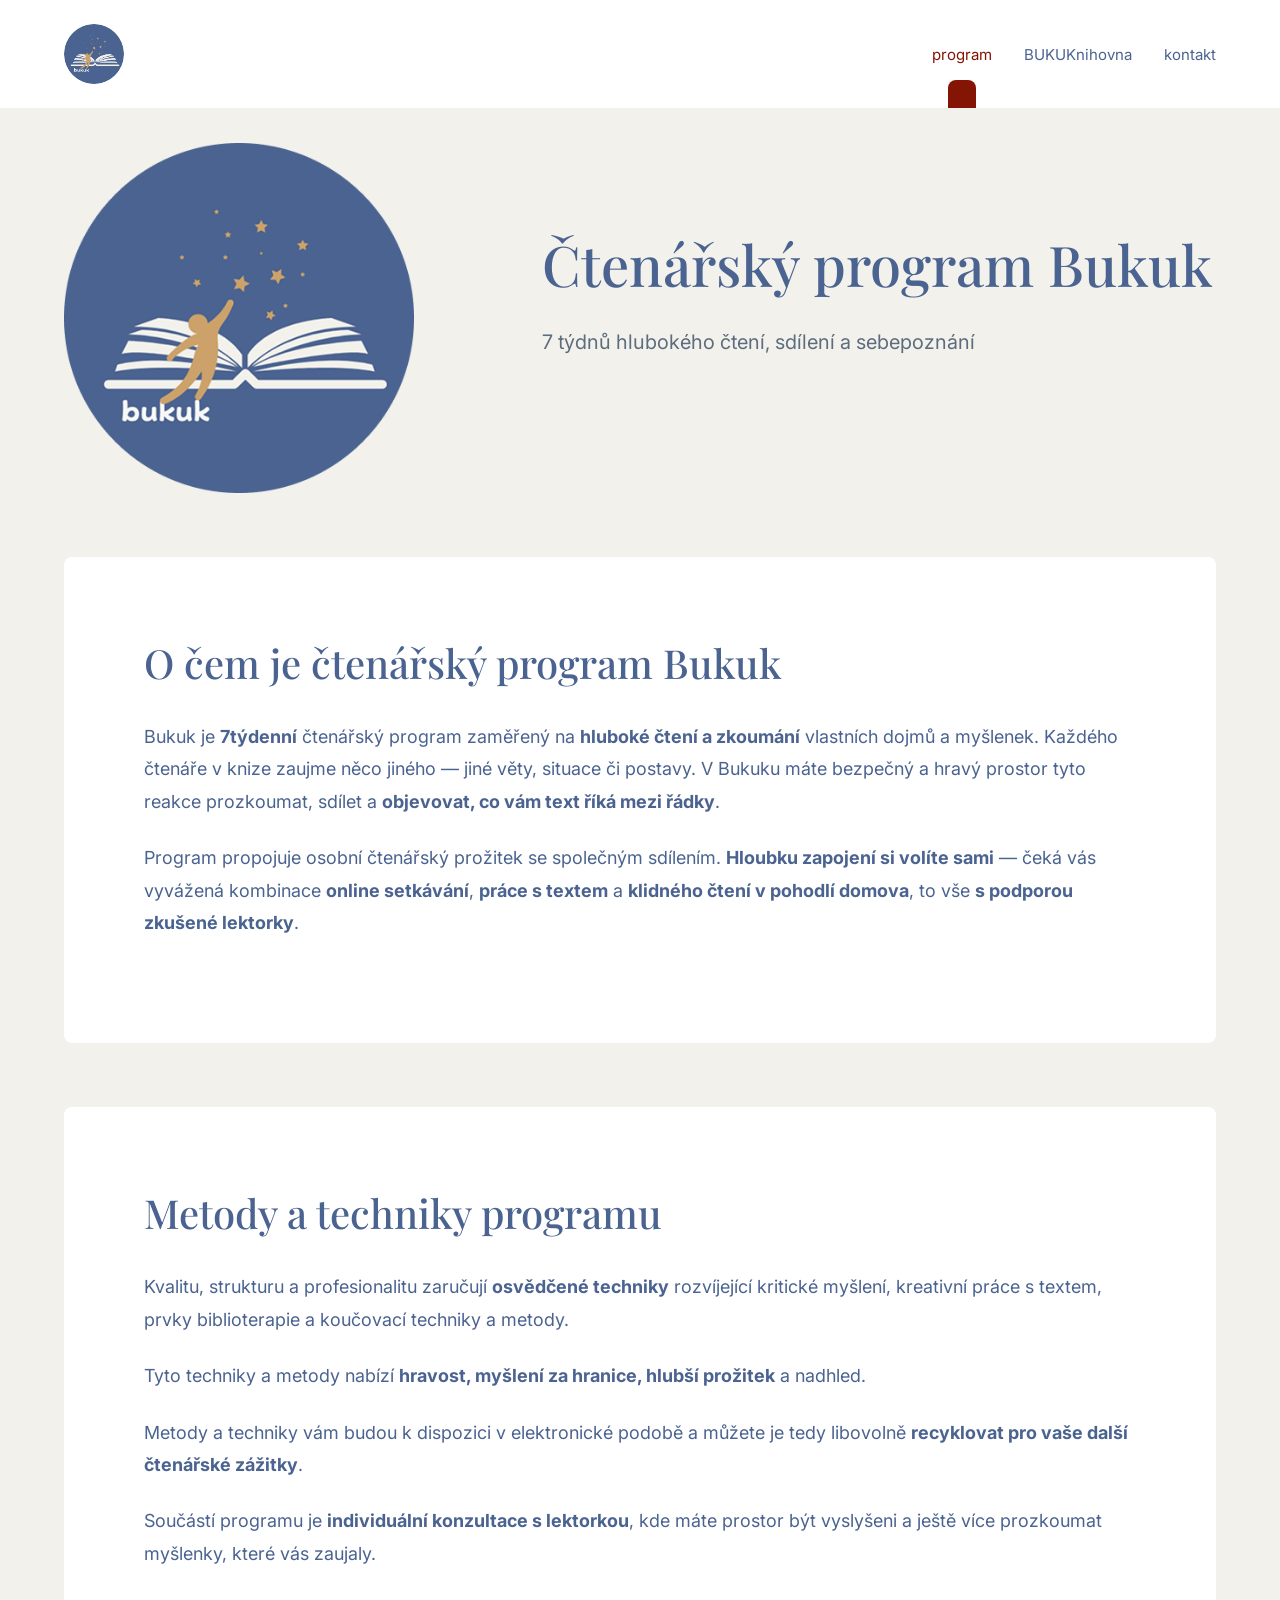
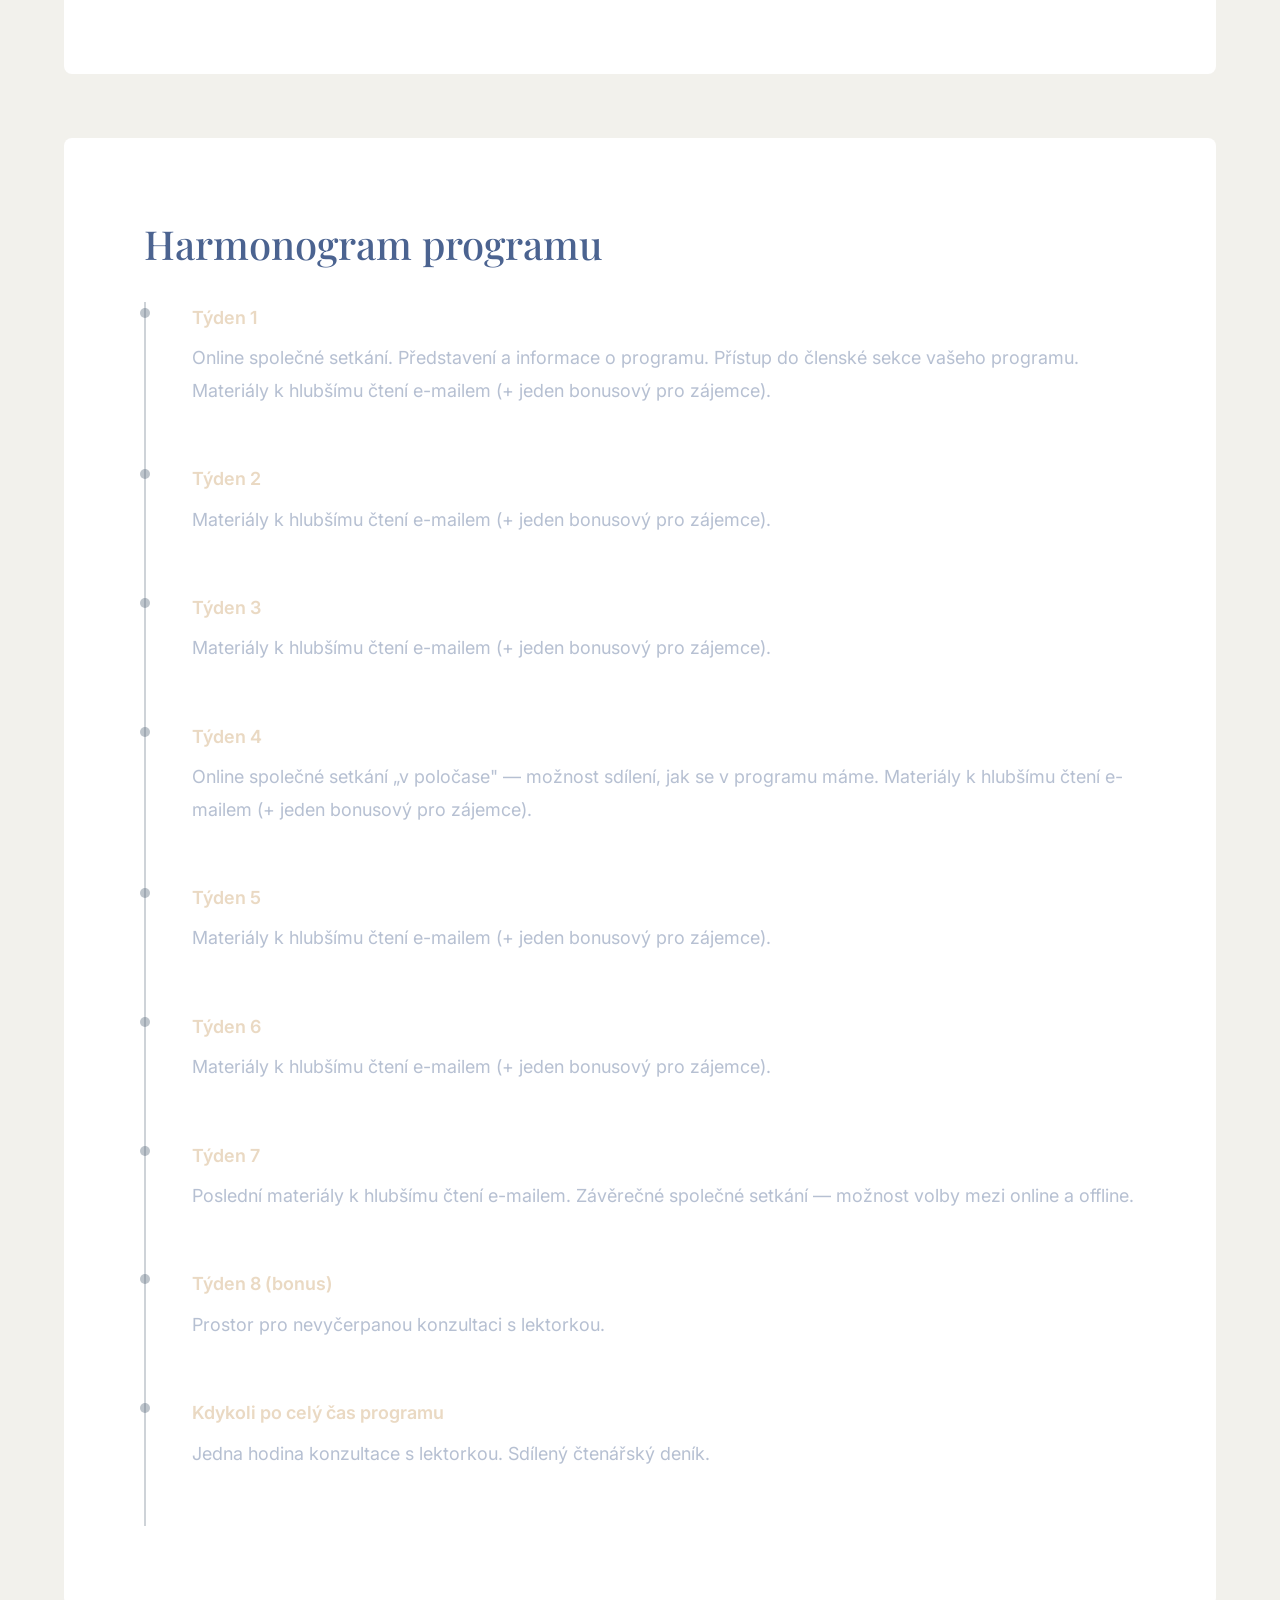
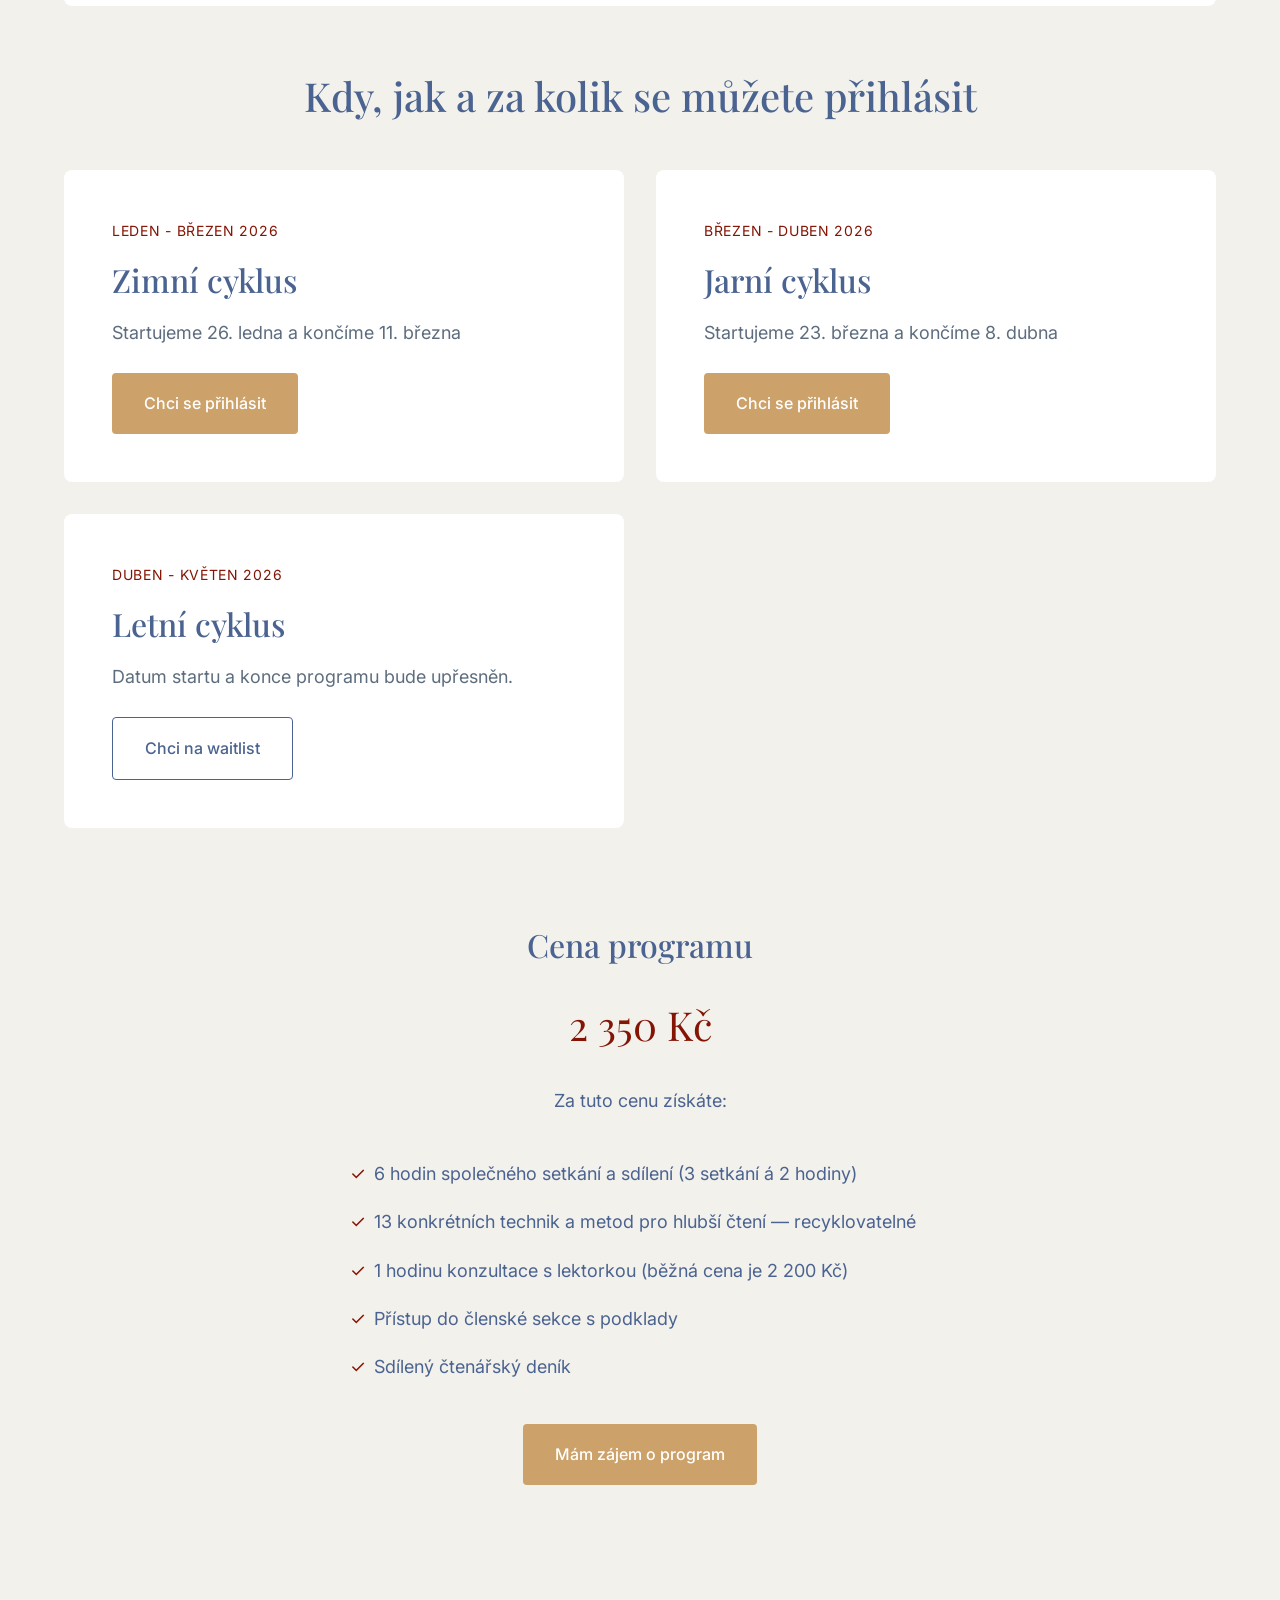
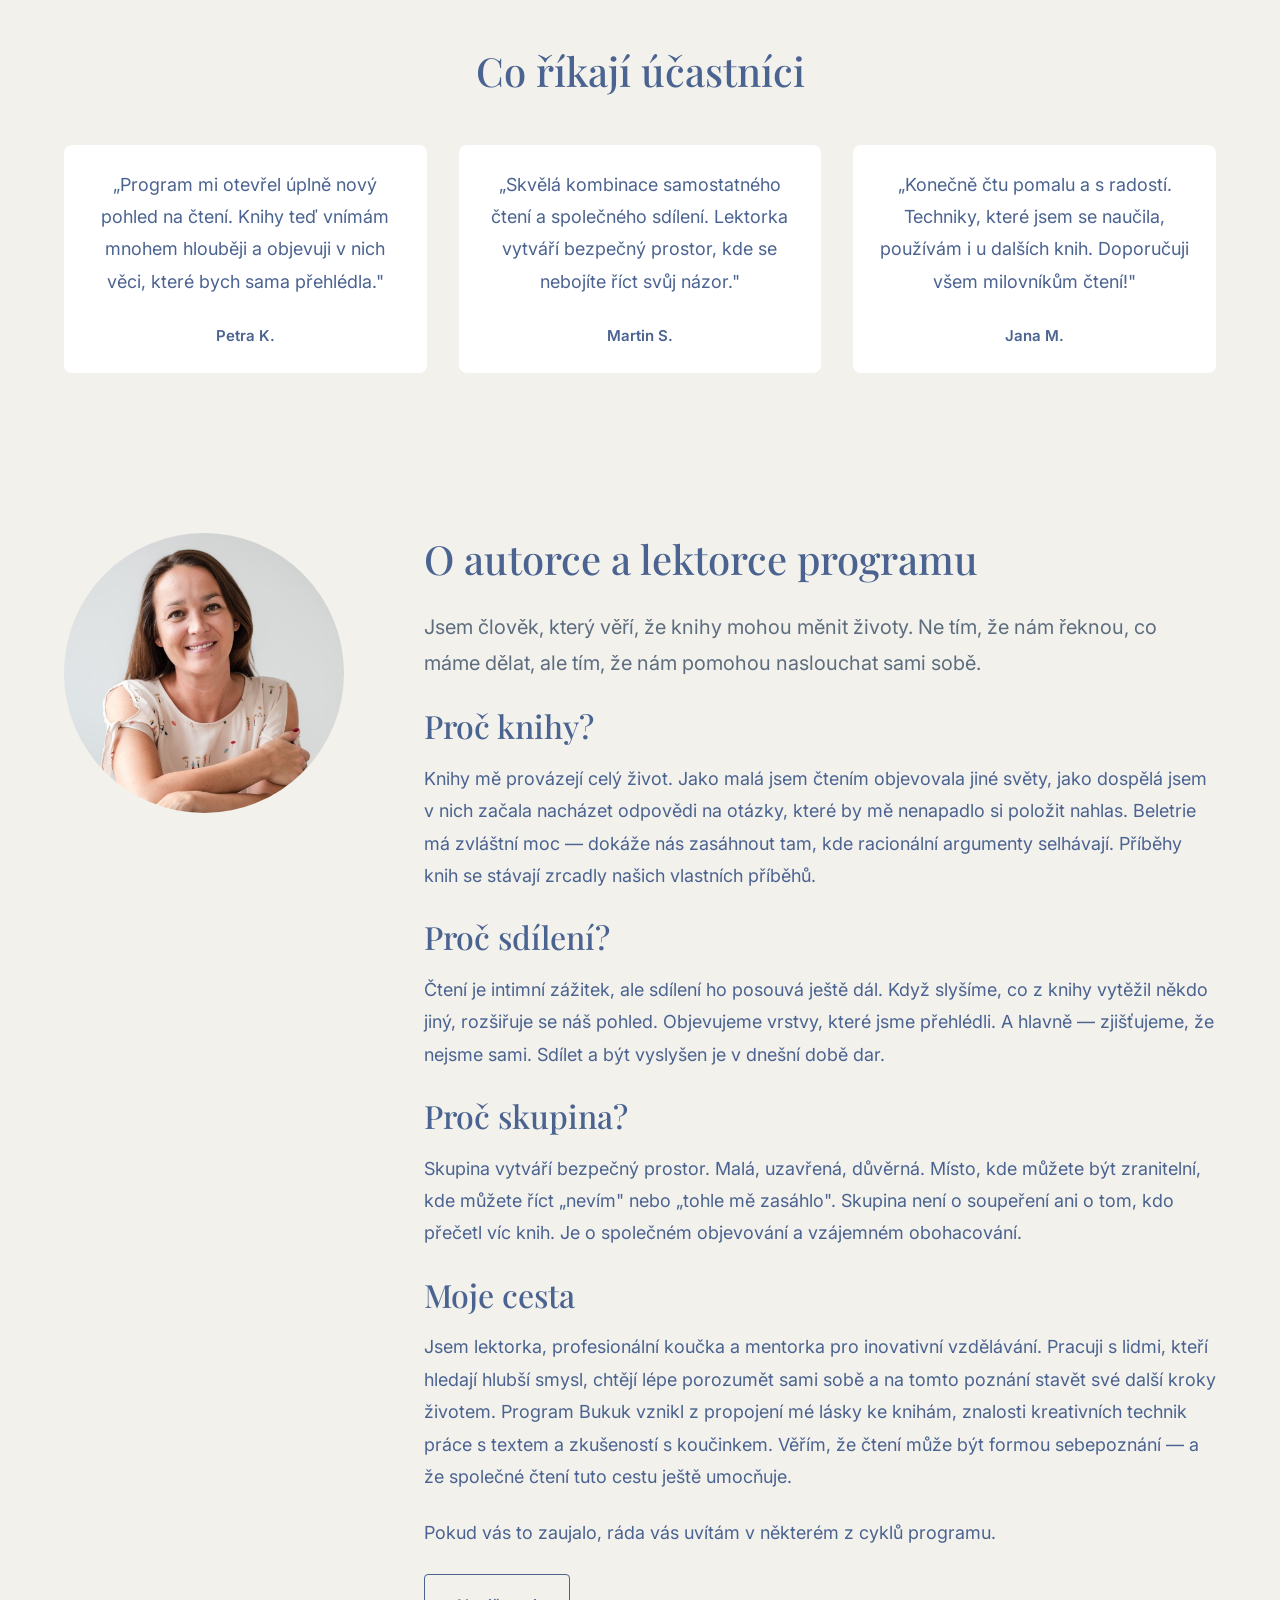
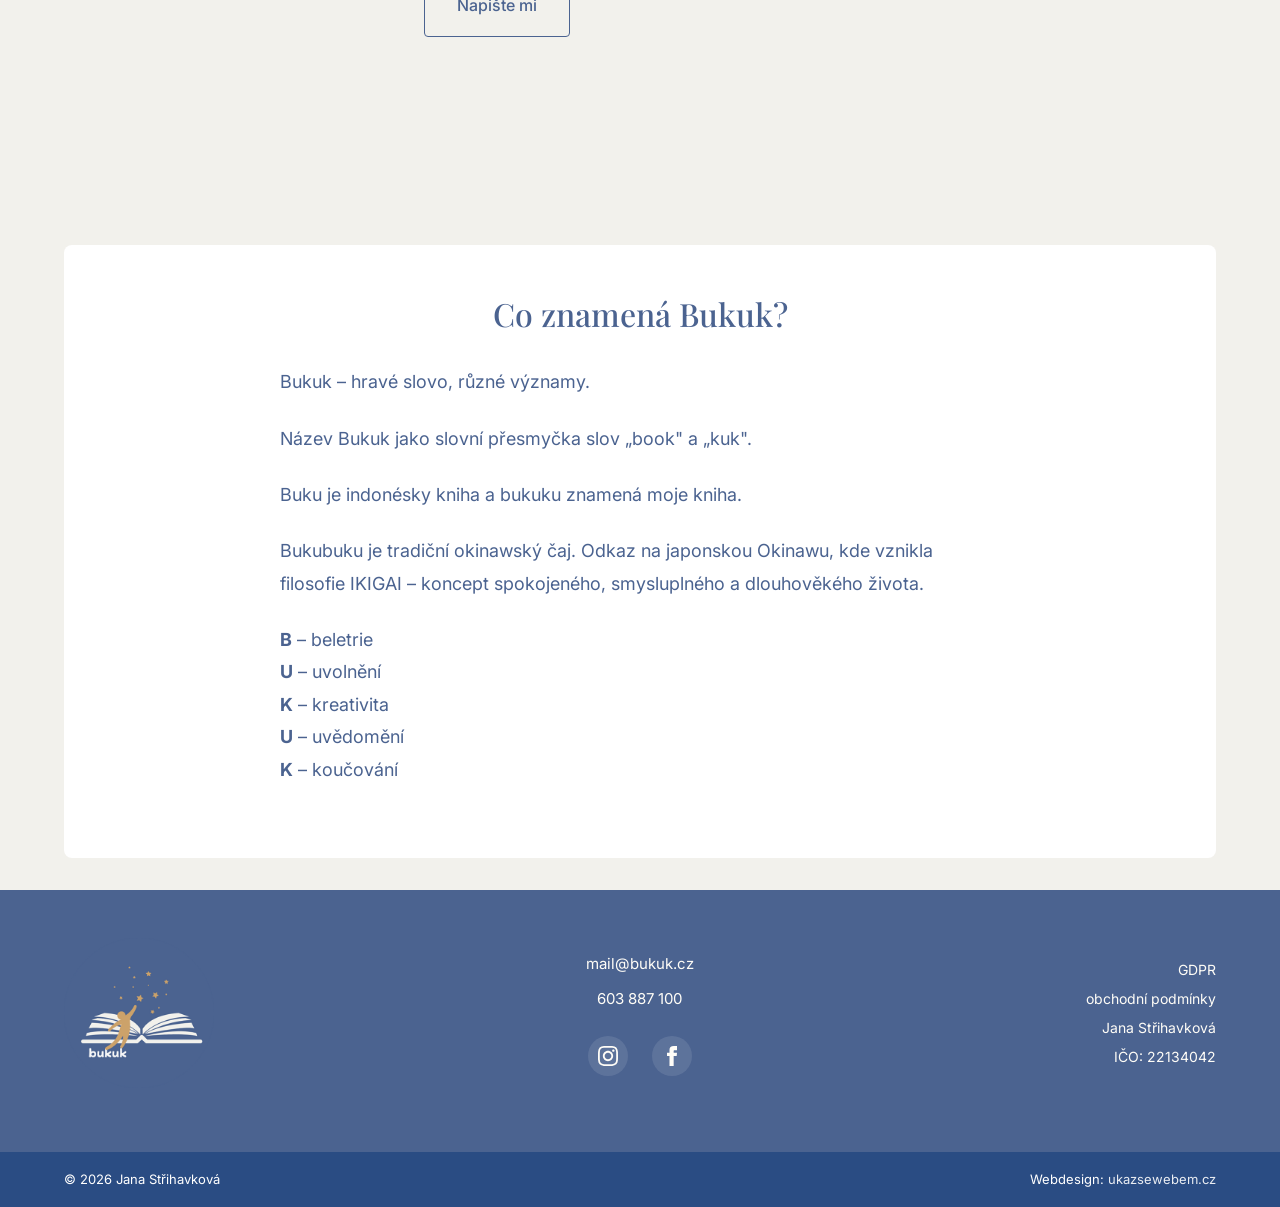
<file: program.html>
<!DOCTYPE html>
<html lang="cs">
<head>
    <meta charset="UTF-8">
    <meta name="viewport" content="width=device-width, initial-scale=1.0">
    <meta name="description" content="Bukuk - 7týdenní čtenářský program propojující beletrii, sdílení a sebepoznání.">
    <title>Program - Bukuk</title>
    <link rel="stylesheet" href="css/style.css">
    <link rel="icon" href="img/logo.png" type="image/png">
</head>
<body class="page-program">
    <!-- Header -->
    <header class="header">
        <div class="container">
            <div class="header__inner">
                <a href="index.html" class="header__brand">
                    <img src="img/logo.png" alt="Bukuk logo" class="header__logo">
                </a>

                <nav class="nav">
                    <a href="program.html" class="nav__link nav__link--active">program</a>
                    <a href="knihovna.html" class="nav__link">BUKUKnihovna</a>
                    <a href="kontakt.html" class="nav__link">kontakt</a>
                </nav>

                <button class="menu-toggle" aria-label="Menu">
                    <span></span>
                    <span></span>
                    <span></span>
                </button>
            </div>

            <nav class="mobile-nav">
                <a href="program.html" class="mobile-nav__link">program</a>
                <a href="knihovna.html" class="mobile-nav__link">BUKUKnihovna</a>
                <a href="kontakt.html" class="mobile-nav__link">kontakt</a>
            </nav>
        </div>
    </header>

    <!-- Hero -->
    <section class="hero">
        <div class="container">
            <div class="hero__inner">
                <div class="hero__logo">
                    <img src="img/logo.png" alt="Bukuk logo">
                </div>
                <div class="hero__content">
                    <h1>Čtenářský program Bukuk</h1>
                    <p class="hero__subtitle">7 týdnů hlubokého čtení, sdílení a sebepoznání</p>
                </div>
            </div>
        </div>
    </section>

    <!-- Kapitola 1: O čem je program -->
    <section>
        <div class="container">
            <div class="program-detail">
                <h2>O čem je čtenářský program Bukuk</h2>
                <p>Bukuk je <strong>7týdenní</strong> čtenářský program zaměřený na <strong>hluboké čtení a zkoumání</strong> vlastních dojmů a myšlenek. Každého čtenáře v knize zaujme něco jiného — jiné věty, situace či postavy. V Bukuku máte bezpečný a hravý prostor tyto reakce prozkoumat, sdílet a <strong>objevovat, co vám text říká mezi řádky</strong>.</p>
                <p>Program propojuje osobní čtenářský prožitek se společným sdílením. <strong>Hloubku zapojení si volíte sami</strong> — čeká vás vyvážená kombinace <strong>online setkávání</strong>, <strong>práce s textem</strong> a <strong>klidného čtení v pohodlí domova</strong>, to vše <strong>s podporou zkušené lektorky</strong>.</p>
            </div>
        </div>
    </section>

    <!-- Kapitola 2: Metody a techniky -->
    <section>
        <div class="container">
            <div class="program-detail">
                <h2>Metody a techniky programu</h2>
                <p>Kvalitu, strukturu a profesionalitu zaručují <strong>osvědčené techniky</strong> rozvíjející kritické myšlení, kreativní práce s textem, prvky biblioterapie a koučovací techniky a metody.</p>
                <p>Tyto techniky a metody nabízí <strong>hravost, myšlení za hranice, hlubší prožitek</strong> a nadhled.</p>
                <p>Metody a techniky vám budou k dispozici v elektronické podobě a můžete je tedy libovolně <strong>recyklovat pro vaše další čtenářské zážitky</strong>.</p>
                <p>Součástí programu je <strong>individuální konzultace s lektorkou</strong>, kde máte prostor být vyslyšeni a ještě více prozkoumat myšlenky, které vás zaujaly.</p>
            </div>
        </div>
    </section>

    <!-- Kapitola 3: Harmonogram -->
    <section>
        <div class="container">
            <div class="program-detail">
                <h2>Harmonogram programu</h2>
                <div class="timeline">
                    <div class="timeline__item">
                        <div class="timeline__week">Týden 1</div>
                        <p>Online společné setkání. Představení a informace o programu. Přístup do členské sekce vašeho programu. Materiály k hlubšímu čtení e-mailem (+ jeden bonusový pro zájemce).</p>
                    </div>
                    <div class="timeline__item">
                        <div class="timeline__week">Týden 2</div>
                        <p>Materiály k hlubšímu čtení e-mailem (+ jeden bonusový pro zájemce).</p>
                    </div>
                    <div class="timeline__item">
                        <div class="timeline__week">Týden 3</div>
                        <p>Materiály k hlubšímu čtení e-mailem (+ jeden bonusový pro zájemce).</p>
                    </div>
                    <div class="timeline__item">
                        <div class="timeline__week">Týden 4</div>
                        <p>Online společné setkání „v poločase" — možnost sdílení, jak se v programu máme. Materiály k hlubšímu čtení e-mailem (+ jeden bonusový pro zájemce).</p>
                    </div>
                    <div class="timeline__item">
                        <div class="timeline__week">Týden 5</div>
                        <p>Materiály k hlubšímu čtení e-mailem (+ jeden bonusový pro zájemce).</p>
                    </div>
                    <div class="timeline__item">
                        <div class="timeline__week">Týden 6</div>
                        <p>Materiály k hlubšímu čtení e-mailem (+ jeden bonusový pro zájemce).</p>
                    </div>
                    <div class="timeline__item">
                        <div class="timeline__week">Týden 7</div>
                        <p>Poslední materiály k hlubšímu čtení e-mailem. Závěrečné společné setkání — možnost volby mezi online a offline.</p>
                    </div>
                    <div class="timeline__item">
                        <div class="timeline__week">Týden 8 (bonus)</div>
                        <p>Prostor pro nevyčerpanou konzultaci s lektorkou.</p>
                    </div>
                    <div class="timeline__item">
                        <div class="timeline__week">Kdykoli po celý čas programu</div>
                        <p>Jedna hodina konzultace s lektorkou. Sdílený čtenářský deník.</p>
                    </div>
                </div>
            </div>
        </div>
    </section>

    <!-- Kapitola 4: Termíny a cena -->
    <section id="terminy">
        <div class="container">
            <h2 class="section-title">Kdy, jak a za kolik se můžete přihlásit</h2>

            <div class="programs__grid">
                <div class="program-card">
                    <div class="program-card__date">Leden - Březen 2026</div>
                    <h3>Zimní cyklus</h3>
                    <p>Startujeme 26. ledna a končíme 11. března</p>
                    <a href="https://forms.gle/DsejUywDFfoUujm4A" target="_blank" rel="noopener" class="btn btn--primary">Chci se přihlásit</a>
                </div>
                <div class="program-card">
                    <div class="program-card__date">Březen - Duben 2026</div>
                    <h3>Jarní cyklus</h3>
                    <p>Startujeme 23. března a končíme 8. dubna</p>
                    <a href="https://forms.gle/DsejUywDFfoUujm4A" target="_blank" rel="noopener" class="btn btn--primary">Chci se přihlásit</a>
                </div>
                <div class="program-card">
                    <div class="program-card__date">Duben - Květen 2026</div>
                    <h3>Letní cyklus</h3>
                    <p>Datum startu a konce programu bude upřesněn.</p>
                    <a href="https://forms.gle/DsejUywDFfoUujm4A" target="_blank" rel="noopener" class="btn btn--secondary">Chci na waitlist</a>
                </div>
            </div>

            <div class="pricing">
                <h3>Cena programu</h3>
                <div class="pricing__price">2 350 Kč</div>
                <p>Za tuto cenu získáte:</p>
                <ul class="pricing__list">
                    <li>6 hodin společného setkání a sdílení (3 setkání á 2 hodiny)</li>
                    <li>13 konkrétních technik a metod pro hlubší čtení — recyklovatelné</li>
                    <li>1 hodinu konzultace s lektorkou (běžná cena je 2 200 Kč)</li>
                    <li>Přístup do členské sekce s podklady</li>
                    <li>Sdílený čtenářský deník</li>
                </ul>
                <a href="https://forms.gle/DsejUywDFfoUujm4A" target="_blank" rel="noopener" class="btn btn--primary">Mám zájem o program</a>
            </div>
        </div>
    </section>

    <!-- Reference -->
    <section class="testimonials">
        <div class="container">
            <h2 class="section-title">Co říkají účastníci</h2>
            <div class="testimonials__grid">
                <div class="testimonial">
                    <p class="testimonial__text">„Program mi otevřel úplně nový pohled na čtení. Knihy teď vnímám mnohem hlouběji a objevuji v nich věci, které bych sama přehlédla."</p>
                    <p class="testimonial__author">Petra K.</p>
                </div>
                <div class="testimonial">
                    <p class="testimonial__text">„Skvělá kombinace samostatného čtení a společného sdílení. Lektorka vytváří bezpečný prostor, kde se nebojíte říct svůj názor."</p>
                    <p class="testimonial__author">Martin S.</p>
                </div>
                <div class="testimonial">
                    <p class="testimonial__text">„Konečně čtu pomalu a s radostí. Techniky, které jsem se naučila, používám i u dalších knih. Doporučuji všem milovníkům čtení!"</p>
                    <p class="testimonial__author">Jana M.</p>
                </div>
            </div>
        </div>
    </section>

    <!-- O autorce a lektorce -->
    <section id="o-autorce" class="about-short-section">
        <div class="container">
            <div class="about-short">
                <img src="img/photo.jpg" alt="Autorka programu" class="about-short__photo">
                <div class="about-short__text">
                    <h2>O autorce a lektorce programu</h2>
                    <p class="lead">Jsem člověk, který věří, že knihy mohou měnit životy. Ne tím, že nám řeknou, co máme dělat, ale tím, že nám pomohou naslouchat sami sobě.</p>

                    <h3>Proč knihy?</h3>
                    <p>Knihy mě provázejí celý život. Jako malá jsem čtením objevovala jiné světy, jako dospělá jsem v nich začala nacházet odpovědi na otázky, které by mě nenapadlo si položit nahlas. Beletrie má zvláštní moc — dokáže nás zasáhnout tam, kde racionální argumenty selhávají. Příběhy knih se stávají zrcadly našich vlastních příběhů.</p>

                    <h3>Proč sdílení?</h3>
                    <p>Čtení je intimní zážitek, ale sdílení ho posouvá ještě dál. Když slyšíme, co z knihy vytěžil někdo jiný, rozšiřuje se náš pohled. Objevujeme vrstvy, které jsme přehlédli. A hlavně — zjišťujeme, že nejsme sami. Sdílet a být vyslyšen je v dnešní době dar.</p>

                    <h3>Proč skupina?</h3>
                    <p>Skupina vytváří bezpečný prostor. Malá, uzavřená, důvěrná. Místo, kde můžete být zranitelní, kde můžete říct „nevím" nebo „tohle mě zasáhlo". Skupina není o soupeření ani o tom, kdo přečetl víc knih. Je o společném objevování a vzájemném obohacování.</p>

                    <h3>Moje cesta</h3>
                    <p>Jsem lektorka, profesionální koučka a mentorka pro inovativní vzdělávání. Pracuji s lidmi, kteří hledají hlubší smysl, chtějí lépe porozumět sami sobě a na tomto poznání stavět své další kroky životem. Program Bukuk vznikl z propojení mé lásky ke knihám, znalosti kreativních technik práce s textem a zkušeností s koučinkem. Věřím, že čtení může být formou sebepoznání — a že společné čtení tuto cestu ještě umocňuje.</p>

                    <p>Pokud vás to zaujalo, ráda vás uvítám v některém z cyklů programu.</p>
                    <a href="kontakt.html" class="btn btn--secondary">Napište mi</a>
                </div>
            </div>
        </div>
    </section>

    <!-- Doslov: Co znamená Bukuk -->
    <section>
        <div class="container">
            <div class="epilogue">
                <h3>Co znamená Bukuk?</h3>
                <p>Bukuk – hravé slovo, různé významy.</p>
                <p>Název Bukuk jako slovní přesmyčka slov „book" a „kuk".</p>
                <p>Buku je indonésky kniha a bukuku znamená moje kniha.</p>
                <p>Bukubuku je tradiční okinawský čaj. Odkaz na japonskou Okinawu, kde vznikla filosofie IKIGAI – koncept spokojeného, smysluplného a dlouhověkého života.</p>
                <p><strong>B</strong> – beletrie<br>
                <strong>U</strong> – uvolnění<br>
                <strong>K</strong> – kreativita<br>
                <strong>U</strong> – uvědomění<br>
                <strong>K</strong> – koučování</p>
            </div>
        </div>
    </section>

    <!-- Footer -->
    <footer class="footer">
        <div class="container">
            <div class="footer__inner">
                <div class="footer__brand">
                    <img src="img/logo.png" alt="Bukuk logo" class="footer__logo">
                </div>
                <div class="footer__contact">
                    <a href="mailto:mail@bukuk.cz">mail@bukuk.cz</a>
                    <a href="tel:+420603887100">603 887 100</a>
                    <div class="footer__social">
                        <a href="https://www.instagram.com/bukuk.cz" class="footer__social-link" aria-label="Instagram" target="_blank" rel="noopener">
                            <svg xmlns="http://www.w3.org/2000/svg" viewBox="0 0 24 24"><path d="M12 2.163c3.204 0 3.584.012 4.85.07 3.252.148 4.771 1.691 4.919 4.919.058 1.265.069 1.645.069 4.849 0 3.205-.012 3.584-.069 4.849-.149 3.225-1.664 4.771-4.919 4.919-1.266.058-1.644.07-4.85.07-3.204 0-3.584-.012-4.849-.07-3.26-.149-4.771-1.699-4.919-4.92-.058-1.265-.07-1.644-.07-4.849 0-3.204.013-3.583.07-4.849.149-3.227 1.664-4.771 4.919-4.919 1.266-.057 1.645-.069 4.849-.069zm0-2.163c-3.259 0-3.667.014-4.947.072-4.358.2-6.78 2.618-6.98 6.98-.059 1.281-.073 1.689-.073 4.948 0 3.259.014 3.668.072 4.948.2 4.358 2.618 6.78 6.98 6.98 1.281.058 1.689.072 4.948.072 3.259 0 3.668-.014 4.948-.072 4.354-.2 6.782-2.618 6.979-6.98.059-1.28.073-1.689.073-4.948 0-3.259-.014-3.667-.072-4.947-.196-4.354-2.617-6.78-6.979-6.98-1.281-.059-1.69-.073-4.949-.073zm0 5.838c-3.403 0-6.162 2.759-6.162 6.162s2.759 6.163 6.162 6.163 6.162-2.759 6.162-6.163c0-3.403-2.759-6.162-6.162-6.162zm0 10.162c-2.209 0-4-1.79-4-4 0-2.209 1.791-4 4-4s4 1.791 4 4c0 2.21-1.791 4-4 4zm6.406-11.845c-.796 0-1.441.645-1.441 1.44s.645 1.44 1.441 1.44c.795 0 1.439-.645 1.439-1.44s-.644-1.44-1.439-1.44z"/></svg>
                        </a>
                        <a href="https://www.facebook.com/profile.php?id=61587041076869" class="footer__social-link" aria-label="Facebook" target="_blank" rel="noopener">
                            <svg xmlns="http://www.w3.org/2000/svg" viewBox="0 0 24 24"><path d="M9 8h-3v4h3v12h5v-12h3.642l.358-4h-4v-1.667c0-.955.192-1.333 1.115-1.333h2.885v-5h-3.808c-3.596 0-5.192 1.583-5.192 4.615v3.385z"/></svg>
                        </a>
                    </div>
                </div>
                <div class="footer__legal">
                    <div class="footer__legal-links">
                        <a href="https://docs.google.com/document/d/13Q7HcQ8I3Daqk-UkIsdofxr_Q6ilR5suyTHhC-kEQo0/edit?tab=t.0" target="_blank" rel="noopener" class="footer__link">GDPR</a>
                        <a href="https://docs.google.com/document/d/1ty0viTO6CFTr02zGWp2l0TdwiNxNXuDXWJQja7QTOr0/edit?tab=t.0" target="_blank" rel="noopener" class="footer__link">obchodní podmínky</a>
                        <span>Jana Střihavková</span>
                        <span>IČO: 22134042</span>
                    </div>
                </div>
            </div>
        </div>
        <div class="footer__bottom">
            <div class="container">
                <span>&copy; 2026 Jana Střihavková</span>
                <span>Webdesign: <a href="https://ukazsewebem.cz/" target="_blank" rel="noopener">ukazsewebem.cz</a></span>
            </div>
        </div>
    </footer>

    <script src="js/main.js"></script>
</body>
</html>
</file>
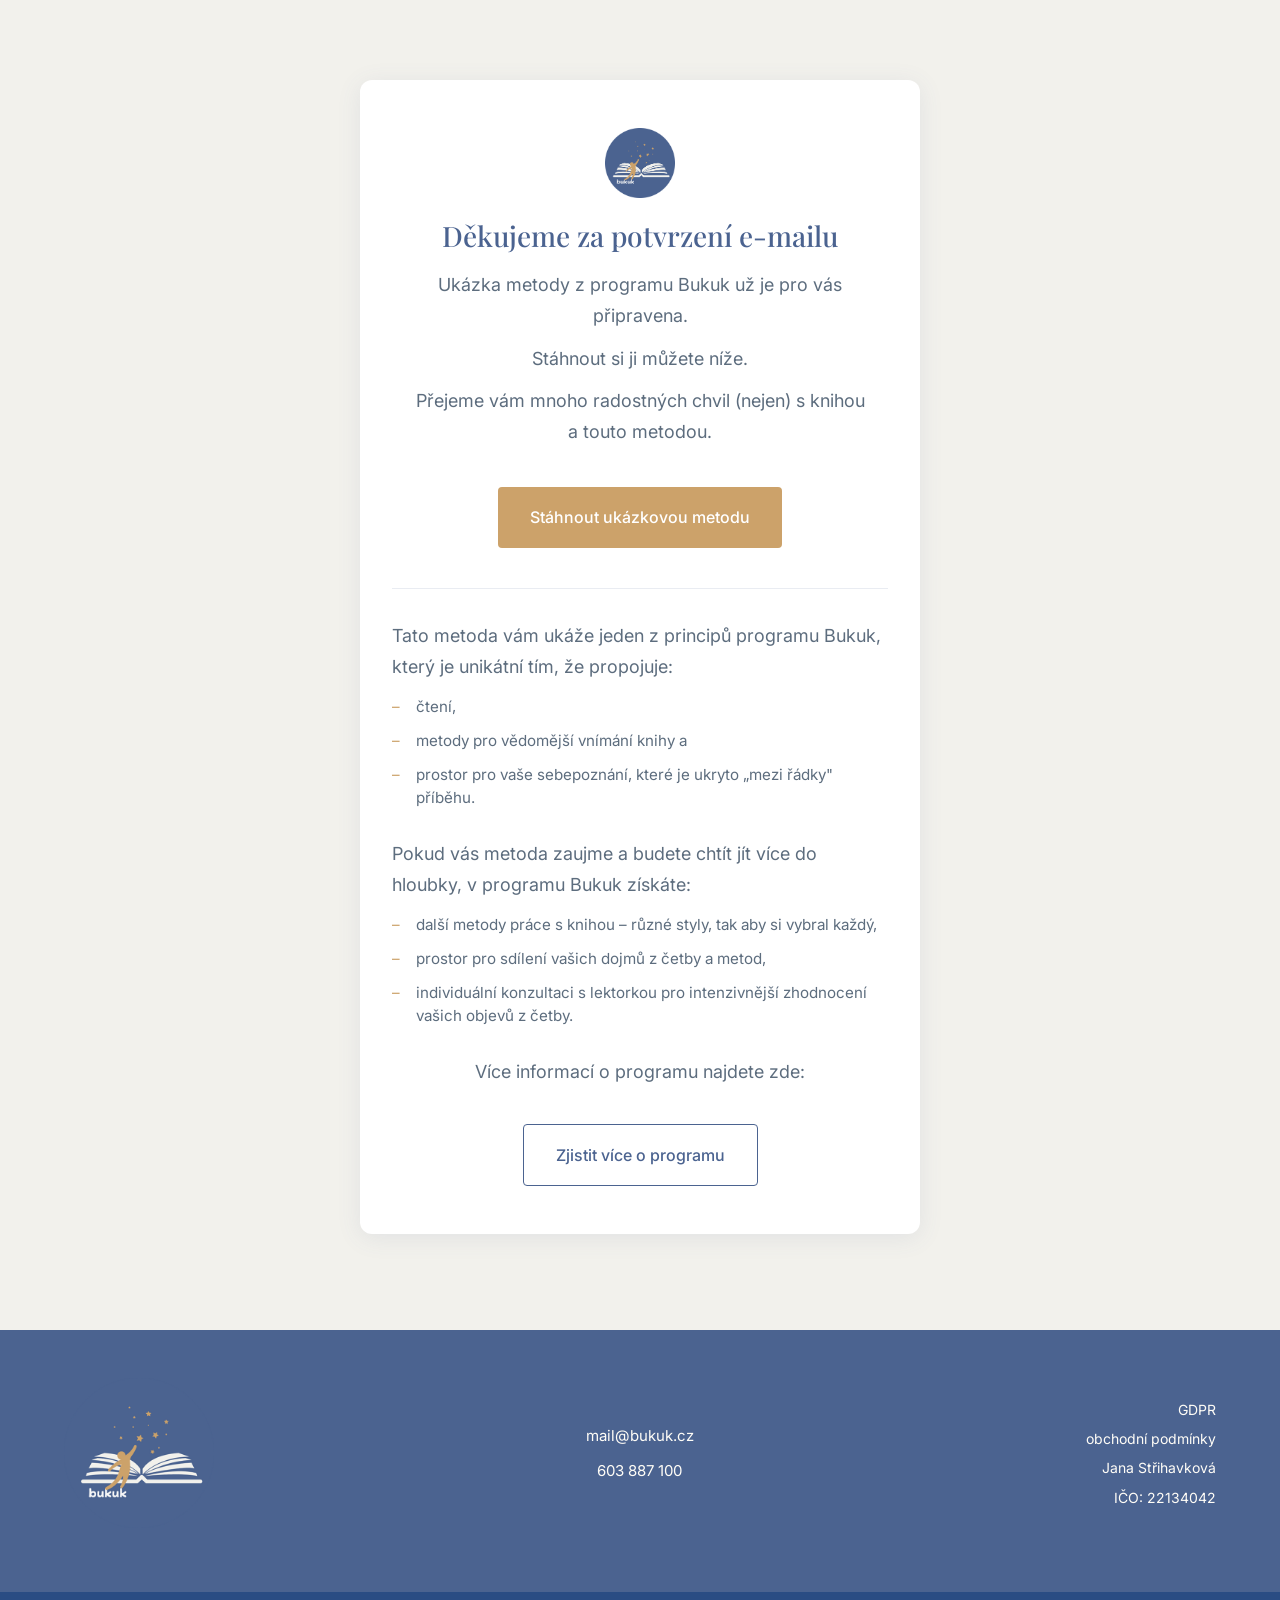
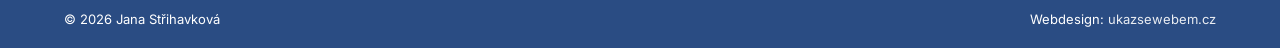
<file: ukazka-stahnout.html>
<!DOCTYPE html>
<html lang="cs">
<head>
    <meta charset="UTF-8">
    <meta name="viewport" content="width=device-width, initial-scale=1.0">
    <meta name="description" content="Stáhněte si ukázkovou metodu z programu Bukuk.">
    <title>Stáhnout ukázkovou metodu - Bukuk</title>
    <link rel="stylesheet" href="css/style.css">
    <link rel="icon" href="img/logo.png" type="image/png">
    <style>
        .lp-download-section {
            background: var(--color-bg);
            min-height: calc(100vh - 120px);
            padding: 5rem 0 6rem;
            display: flex;
            align-items: center;
        }
        .lp-download__inner {
            max-width: 560px;
            margin: 0 auto;
            background: #fff;
            border-radius: 12px;
            padding: 3rem 2rem;
            box-shadow: 0 4px 24px rgba(75, 99, 144, 0.1);
            text-align: center;
        }
        .lp-download__icon {
            font-size: 2.5rem;
            margin-bottom: 1.25rem;
        }
        .lp-download__inner h1 {
            font-family: 'Playfair Display', Georgia, serif;
            color: var(--color-primary);
            font-size: 1.75rem;
            margin-bottom: 1rem;
            line-height: 1.3;
        }
        .lp-download__inner p {
            color: var(--color-secondary);
            line-height: 1.7;
            margin-bottom: 0.75rem;
        }
        .lp-download__btn {
            margin-top: 1.75rem;
            display: inline-block;
        }

        .lp-download__more {
            margin-top: 2.5rem;
            padding-top: 2rem;
            border-top: 1px solid rgba(75, 99, 144, 0.12);
            text-align: left;
        }
        .lp-download__more p {
            margin-bottom: 0.5rem;
        }
        .lp-download__list {
            list-style: none;
            padding: 0;
            margin: 0 0 1.5rem;
        }
        .lp-download__list li {
            padding: 0.35rem 0 0.35rem 1.5rem;
            position: relative;
            color: var(--color-secondary);
            font-size: 0.95rem;
            line-height: 1.5;
        }
        .lp-download__list li::before {
            content: '–';
            position: absolute;
            left: 0;
            color: var(--color-accent);
        }

        @media (max-width: 767px) {
            .lp-download-section {
                padding: 3rem 0 4rem;
                min-height: auto;
            }
            .lp-download__inner {
                padding: 2rem 1.25rem;
            }
            .lp-download__inner h1 {
                font-size: 1.5rem;
            }
        }
    </style>
</head>
<body>

    <!-- Stažení -->
    <section class="lp-download-section">
        <div class="container">
            <div class="lp-download__inner">
                <div class="lp-download__icon" style="text-align: center;">
                    <img src="img/logo.png" alt="Bukuk logo" style="height: 70px; width: auto; display: block; margin: 0 auto;">
                </div>
                <h1>Děkujeme za potvrzení e-mailu</h1>
                <p>Ukázka metody z&nbsp;programu Bukuk už je pro vás připravena.</p>
                <p>Stáhnout si ji můžete níže.</p>
                <p>Přejeme vám mnoho radostných chvil (nejen) s&nbsp;knihou a&nbsp;touto metodou.</p>
                <a href="https://drive.google.com/file/d/19dFoZL3BWVPtjrWtEtemufJ6EMeir3dh/view" target="_blank" rel="noopener" class="btn btn--primary lp-download__btn">
                    Stáhnout ukázkovou metodu
                </a>

                <div class="lp-download__more">
                    <p>Tato metoda vám ukáže jeden z&nbsp;principů programu Bukuk, který je unikátní tím, že propojuje:</p>
                    <ul class="lp-download__list">
                        <li>čtení,</li>
                        <li>metody pro vědomější vnímání knihy a</li>
                        <li>prostor pro vaše sebepoznání, které je ukryto „mezi řádky" příběhu.</li>
                    </ul>

                    <p>Pokud vás metoda zaujme a&nbsp;budete chtít jít více do hloubky, v&nbsp;programu Bukuk získáte:</p>
                    <ul class="lp-download__list">
                        <li>další metody práce s&nbsp;knihou – různé styly, tak aby si vybral každý,</li>
                        <li>prostor pro sdílení vašich dojmů z&nbsp;četby a&nbsp;metod,</li>
                        <li>individuální konzultaci s&nbsp;lektorkou pro intenzivnější zhodnocení vašich objevů z&nbsp;četby.</li>
                    </ul>

                    <p style="text-align: center;">Více informací o&nbsp;programu najdete zde:</p>
                    <div style="text-align: center;">
                        <a href="https://bukuk.cz" class="btn btn--secondary lp-download__btn">Zjistit více o programu</a>
                    </div>
                </div>
            </div>
        </div>
    </section>

    <!-- Footer -->
    <footer class="footer">
        <div class="container">
            <div class="footer__inner">
                <div class="footer__brand">
                    <img src="img/logo.png" alt="Bukuk logo" class="footer__logo">
                </div>
                <div class="footer__contact">
                    <a href="mailto:mail@bukuk.cz">mail@bukuk.cz</a>
                    <a href="tel:+420603887100">603 887 100</a>
                </div>
                <div class="footer__legal">
                    <div class="footer__legal-links">
                        <a href="https://docs.google.com/document/d/13Q7HcQ8I3Daqk-UkIsdofxr_Q6ilR5suyTHhC-kEQo0/edit?tab=t.0" target="_blank" rel="noopener" class="footer__link">GDPR</a>
                        <a href="https://docs.google.com/document/d/1ty0viTO6CFTr02zGWp2l0TdwiNxNXuDXWJQja7QTOr0/edit?tab=t.0" target="_blank" rel="noopener" class="footer__link">obchodní podmínky</a>
                        <span>Jana Střihavková</span>
                        <span>IČO: 22134042</span>
                    </div>
                </div>
            </div>
        </div>
        <div class="footer__bottom">
            <div class="container">
                <span>&copy; 2026 Jana Střihavková</span>
                <span>Webdesign: <a href="https://ukazsewebem.cz/" target="_blank" rel="noopener">ukazsewebem.cz</a></span>
            </div>
        </div>
    </footer>

</body>
</html>
</file>
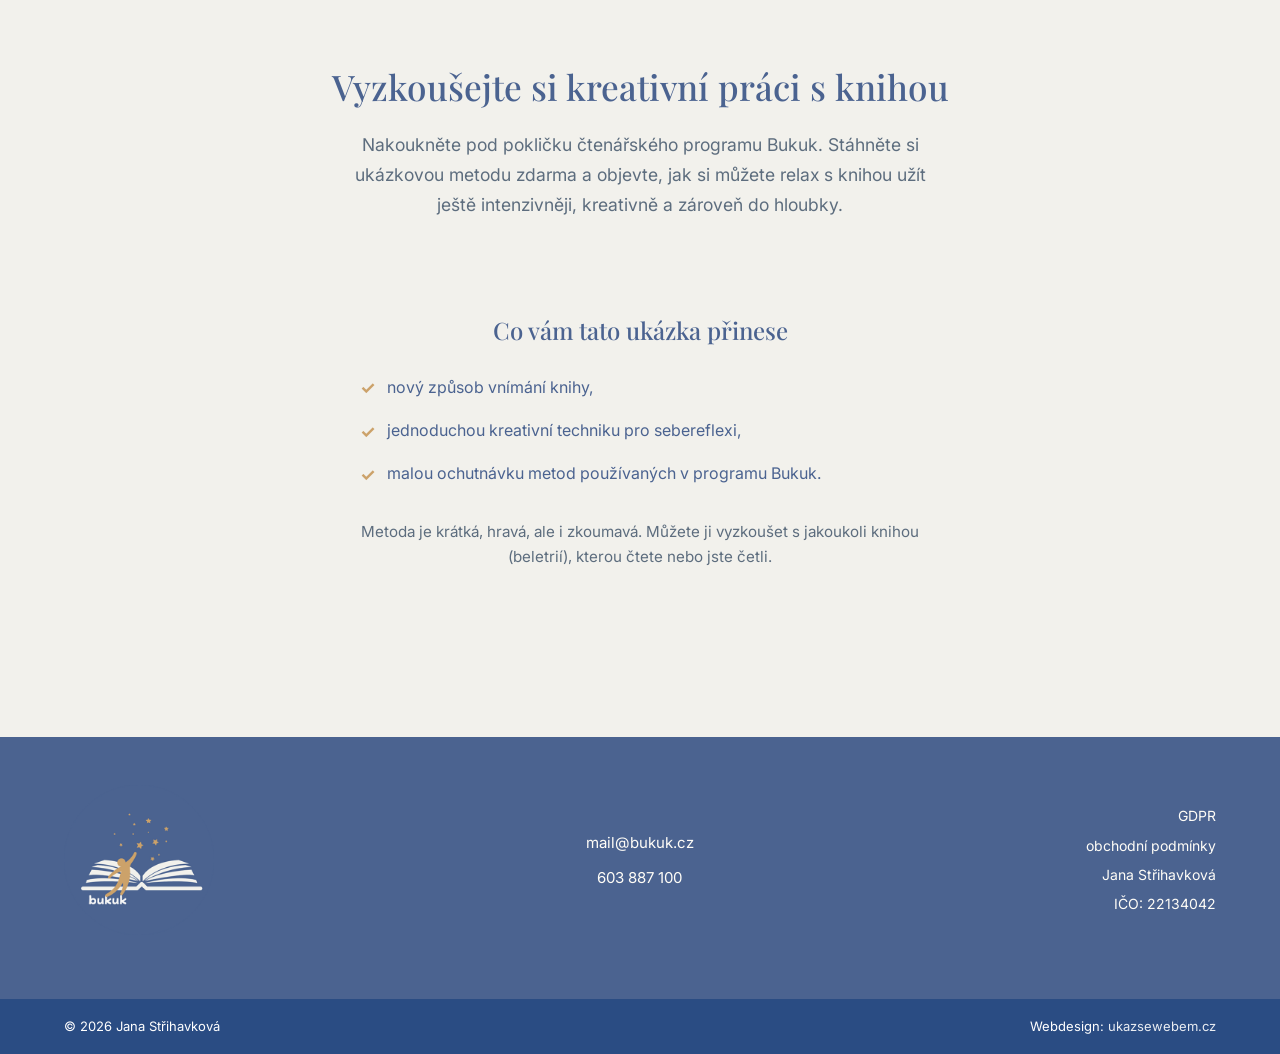
<file: ukazka.html>
<!DOCTYPE html>
<html lang="cs">
<head>
    <meta charset="UTF-8">
    <meta name="viewport" content="width=device-width, initial-scale=1.0">
    <meta name="description" content="Vyzkoušejte si kreativní práci s knihou a nakoukněte pod pokličku čtenářského programu Bukuk. Stáhněte si ukázkovou metodu zdarma.">
    <title>Ukázková metoda zdarma - Bukuk</title>
    <link rel="stylesheet" href="css/style.css">
    <link rel="icon" href="img/logo.png" type="image/png">
    <style>
        .lp-header {
            background: #fff;
            border-bottom: 1px solid rgba(75, 99, 144, 0.15);
            padding: 1rem 0;
            text-align: center;
        }
        .lp-header__logo {
            height: 50px;
            width: auto;
        }

        .lp-hero {
            background: var(--color-bg);
            padding: 4rem 0 3rem;
            text-align: center;
        }
        .lp-hero h1 {
            font-family: 'Playfair Display', Georgia, serif;
            color: var(--color-primary);
            font-size: 2.2rem;
            line-height: 1.3;
            margin-bottom: 1.25rem;
            max-width: 700px;
            margin-left: auto;
            margin-right: auto;
        }
        .lp-hero p {
            color: var(--color-secondary);
            font-size: 1.1rem;
            max-width: 600px;
            margin: 0 auto;
            line-height: 1.7;
        }

        .lp-benefits {
            padding: 3rem 0 2rem;
        }
        .lp-benefits__inner {
            max-width: 560px;
            margin: 0 auto;
        }
        .lp-benefits h2 {
            font-family: 'Playfair Display', Georgia, serif;
            color: var(--color-primary);
            font-size: 1.5rem;
            margin-bottom: 1.25rem;
            text-align: center;
        }
        .lp-benefits__list {
            list-style: none;
            padding: 0;
            margin: 0 0 1.5rem;
        }
        .lp-benefits__list li {
            display: flex;
            align-items: flex-start;
            gap: 0.75rem;
            padding: 0.5rem 0;
            color: var(--color-primary);
            font-size: 1rem;
            line-height: 1.5;
        }
        .lp-benefits__list li::before {
            content: '✓';
            color: var(--color-accent);
            font-weight: 700;
            font-size: 1.1rem;
            flex-shrink: 0;
            margin-top: 0.05rem;
        }
        .lp-benefits__note {
            color: var(--color-secondary);
            font-size: 0.95rem;
            line-height: 1.6;
            text-align: center;
        }

        .lp-form-section {
            background: var(--color-bg);
            padding: 3rem 0 4rem;
        }
        .lp-form {
            max-width: 480px;
            margin: 0 auto;
            background: #fff;
            border-radius: 12px;
            padding: 2.5rem 2rem;
            box-shadow: 0 4px 24px rgba(75, 99, 144, 0.1);
        }
        .lp-form h2 {
            font-family: 'Playfair Display', Georgia, serif;
            color: var(--color-primary);
            font-size: 1.5rem;
            text-align: center;
            margin-bottom: 1.75rem;
        }
        .lp-form__field {
            margin-bottom: 1rem;
        }
        .lp-form__field label {
            display: block;
            color: var(--color-primary);
            font-size: 0.9rem;
            font-weight: 500;
            margin-bottom: 0.4rem;
        }
        .lp-form__field input[type="text"],
        .lp-form__field input[type="email"] {
            width: 100%;
            padding: 0.75rem 1rem;
            border: 1.5px solid rgba(75, 99, 144, 0.3);
            border-radius: 6px;
            font-size: 1rem;
            font-family: inherit;
            color: var(--color-primary);
            background: #fff;
            transition: border-color 0.2s;
            box-sizing: border-box;
        }
        .lp-form__field input[type="text"]:focus,
        .lp-form__field input[type="email"]:focus {
            outline: none;
            border-color: var(--color-accent);
        }
        .lp-form__checkboxes {
            margin: 1.5rem 0 1.75rem;
            display: flex;
            flex-direction: column;
            gap: 1rem;
        }
        .lp-form__checkbox {
            display: flex;
            align-items: flex-start;
            gap: 0.75rem;
            cursor: pointer;
        }
        .lp-form__checkbox input[type="checkbox"] {
            margin-top: 0.2rem;
            flex-shrink: 0;
            width: 18px;
            height: 18px;
            accent-color: var(--color-accent);
            cursor: pointer;
        }
        .lp-form__checkbox span {
            color: var(--color-secondary);
            font-size: 0.85rem;
            line-height: 1.5;
        }
        .lp-form__checkbox a {
            color: var(--color-accent);
            text-decoration: underline;
        }
        .lp-form__submit {
            width: 100%;
            padding: 0.9rem 1.5rem;
            font-size: 1rem;
        }
        .lp-form__note {
            text-align: center;
            color: var(--color-secondary);
            font-size: 0.85rem;
            margin-top: 1rem;
            line-height: 1.5;
        }

        .lp-confirmation {
            display: none;
            max-width: 480px;
            margin: 0 auto;
            background: #fff;
            border-radius: 12px;
            padding: 3rem 2rem;
            box-shadow: 0 4px 24px rgba(75, 99, 144, 0.1);
            text-align: center;
        }
        .lp-confirmation__icon {
            font-size: 2.5rem;
            margin-bottom: 1rem;
        }
        .lp-confirmation h2 {
            font-family: 'Playfair Display', Georgia, serif;
            color: var(--color-primary);
            font-size: 1.6rem;
            margin-bottom: 1rem;
        }
        .lp-confirmation p {
            color: var(--color-secondary);
            line-height: 1.7;
            margin-bottom: 0.75rem;
        }
        .lp-confirmation__spam {
            font-size: 0.875rem;
            color: var(--color-secondary);
            opacity: 0.8;
        }

.ec-v-form-holder {
            border-radius: 12px !important;
            overflow: hidden;
        }

        #f-2-2bb287d15897fe2f9d89c882af9a3a8b {
            max-width: 480px;
            margin: 0 auto;
            background: #fff;
            border-radius: 12px;
            box-shadow: 0 4px 24px rgba(75, 99, 144, 0.1);
        }

        @media (max-width: 767px) {
            .lp-hero {
                padding: 3rem 0 2rem;
            }
            .lp-hero h1 {
                font-size: 1.75rem;
            }
            .lp-form {
                padding: 2rem 1.25rem;
                border-radius: 8px;
            }
        }
    </style>
</head>
<body>

    <!-- Hero -->
    <section class="lp-hero">
        <div class="container">
            <h1>Vyzkoušejte si kreativní práci s&nbsp;knihou</h1>
            <p>Nakoukněte pod pokličku čtenářského programu Bukuk. Stáhněte si ukázkovou metodu zdarma a&nbsp;objevte, jak si můžete relax s&nbsp;knihou užít ještě intenzivněji, kreativně a&nbsp;zároveň do&nbsp;hloubky.</p>
        </div>
    </section>

    <!-- Co vám ukázka přinese -->
    <section class="lp-benefits">
        <div class="container">
            <div class="lp-benefits__inner">
                <h2>Co vám tato ukázka přinese</h2>
                <ul class="lp-benefits__list">
                    <li>nový způsob vnímání knihy,</li>
                    <li>jednoduchou kreativní techniku pro sebereflexi,</li>
                    <li>malou ochutnávku metod používaných v&nbsp;programu Bukuk.</li>
                </ul>
                <p class="lp-benefits__note">Metoda je krátká, hravá, ale i&nbsp;zkoumavá. Můžete ji vyzkoušet s&nbsp;jakoukoli knihou (beletrií), kterou čtete nebo jste četli.</p>
            </div>
        </div>
    </section>

    <!-- Formulář -->
    <section class="lp-form-section">
        <div class="container">

            <script>
            (function (w,d,s,o,f,js,fjs) {
                w['ecm-widget']=o;w[o] = w[o] || function () { (w[o].q = w[o].q || []).push(arguments) };
                js = d.createElement(s), fjs = d.getElementsByTagName(s)[0];
                js.id = '2-2bb287d15897fe2f9d89c882af9a3a8b'; js.dataset.a = 'janastrihavkova'; js.src = f; js.async = 1; fjs.parentNode.insertBefore(js, fjs);
            }(window, document, 'script', 'ecmwidget', 'https://d70shl7vidtft.cloudfront.net/widget.js'));
        </script>
        <div id="f-2-2bb287d15897fe2f9d89c882af9a3a8b"></div>

        </div>
    </section>

    <!-- Footer -->
    <footer class="footer">
        <div class="container">
            <div class="footer__inner">
                <div class="footer__brand">
                    <img src="img/logo.png" alt="Bukuk logo" class="footer__logo">
                </div>
                <div class="footer__contact">
                    <a href="mailto:mail@bukuk.cz">mail@bukuk.cz</a>
                    <a href="tel:+420603887100">603 887 100</a>
                </div>
                <div class="footer__legal">
                    <div class="footer__legal-links">
                        <a href="https://docs.google.com/document/d/13Q7HcQ8I3Daqk-UkIsdofxr_Q6ilR5suyTHhC-kEQo0/edit?tab=t.0" target="_blank" rel="noopener" class="footer__link">GDPR</a>
                        <a href="https://docs.google.com/document/d/1ty0viTO6CFTr02zGWp2l0TdwiNxNXuDXWJQja7QTOr0/edit?tab=t.0" target="_blank" rel="noopener" class="footer__link">obchodní podmínky</a>
                        <span>Jana Střihavková</span>
                        <span>IČO: 22134042</span>
                    </div>
                </div>
            </div>
        </div>
        <div class="footer__bottom">
            <div class="container">
                <span>&copy; 2026 Jana Střihavková</span>
                <span>Webdesign: <a href="https://ukazsewebem.cz/" target="_blank" rel="noopener">ukazsewebem.cz</a></span>
            </div>
        </div>
    </footer>


</body>
</html>
</file>
<file: css/style.css>
/* ============================================
   BUKUK.CZ - Hlavní styly
   ============================================ */

/* Google Fonts */
@import url('https://fonts.googleapis.com/css2?family=Inter:wght@300;400;500;600&family=Playfair+Display:ital,wght@0,400;0,500;0,600;1,400&display=swap');

/* ============================================
   CSS Proměnné
   ============================================ */
:root {
    /* Barvy */
    --color-bg: #F2F1EC;
    --color-primary: #4B6390;
    --color-secondary: #5D6D7E;
    --color-accent: #CCA26A;
    --color-accent-dark: #841404;

    /* Typografie */
    --font-serif: 'Playfair Display', Georgia, serif;
    --font-sans: 'Inter', -apple-system, BlinkMacSystemFont, sans-serif;

    /* Velikosti */
    --text-base: 1.125rem;
    --text-lg: 1.25rem;
    --text-xl: 1.5rem;
    --text-2xl: 2rem;
    --text-3xl: 2.5rem;
    --text-4xl: 3.5rem;

    /* Řádkování */
    --leading-normal: 1.6;
    --leading-relaxed: 1.8;

    /* Mezery */
    --space-xs: 0.5rem;
    --space-sm: 1rem;
    --space-md: 1.5rem;
    --space-lg: 2rem;
    --space-xl: 3rem;
    --space-2xl: 5rem;
    --space-3xl: 8rem;

    /* Maximální šířka */
    --max-width: 1200px;
    --max-width-text: 720px;

    /* Přechody */
    --transition: 0.3s ease;
}

/* ============================================
   Reset & Základy
   ============================================ */
*, *::before, *::after {
    box-sizing: border-box;
    margin: 0;
    padding: 0;
}

html {
    scroll-behavior: smooth;
}

body {
    font-family: var(--font-sans);
    font-size: var(--text-base);
    line-height: var(--leading-relaxed);
    color: var(--color-primary);
    background-color: var(--color-bg);
    -webkit-font-smoothing: antialiased;
}

img {
    max-width: 100%;
    height: auto;
    display: block;
}

a {
    color: var(--color-primary);
    text-decoration: none;
    transition: color var(--transition);
}

a:hover {
    color: var(--color-accent);
}

/* ============================================
   Typografie
   ============================================ */
h1, h2, h3, h4 {
    font-family: var(--font-serif);
    font-weight: 500;
    line-height: 1.3;
    color: var(--color-primary);
}

h1 {
    font-size: var(--text-3xl);
    margin-bottom: var(--space-md);
}

h2 {
    font-size: var(--text-2xl);
    margin-bottom: var(--space-md);
}

h3 {
    font-size: var(--text-xl);
    margin-bottom: var(--space-sm);
}

h4 {
    font-size: var(--text-lg);
    margin-bottom: var(--space-sm);
}

@media (min-width: 768px) {
    h1 {
        font-size: var(--text-4xl);
    }

    h2 {
        font-size: var(--text-3xl);
    }

    h3 {
        font-size: var(--text-2xl);
    }

    h4 {
        font-size: var(--text-xl);
    }
}

p {
    margin-bottom: var(--space-md);
}

.lead {
    font-size: var(--text-lg);
    color: var(--color-secondary);
}

/* ============================================
   Layout
   ============================================ */
.container {
    width: 100%;
    max-width: var(--max-width);
    margin: 0 auto;
    padding: 0 var(--space-md);
}

.container--narrow {
    max-width: var(--max-width-text);
}

section {
    padding: var(--space-xl) 0;
}

@media (min-width: 768px) {
    section {
        padding: var(--space-3xl) 0;
    }
}

/* Menší padding sekcí na stránce Program */
.page-program section {
    padding: var(--space-lg) 0;
}

/* Menší spodní padding hero na stránkách Knihovna a Kontakt */
.page-knihovna .hero {
    padding-bottom: var(--space-lg);
}

.page-kontakt .hero {
    padding-bottom: 0;
}

.page-kontakt section:not(.hero) {
    padding-top: var(--space-lg);
}

.page-kontakt .hero__logo img {
    width: 180px;
}

@media (min-width: 768px) {
    .page-kontakt .hero__logo img {
        width: 250px;
    }
}

/* Zajistit velké paddingy pro features sekci na Knihovně */
.page-knihovna .features {
    padding: var(--space-3xl) 0;
}

/* ============================================
   Header
   ============================================ */
.header {
    background-color: white;
    padding: var(--space-md) 0;
    position: sticky;
    top: 0;
    z-index: 100;
    border-bottom: 3px solid var(--color-bg);
}

.header__inner {
    display: flex;
    align-items: center;
    justify-content: space-between;
}

.header__brand {
    display: flex;
    align-items: center;
    gap: var(--space-sm);
}

.header__logo {
    width: 60px;
    height: 60px;
    border-radius: 50%;
    object-fit: cover;
}

.header__title {
    font-family: var(--font-serif);
    font-size: var(--text-xl);
    font-weight: 500;
    color: var(--color-primary);
}

.header__claim {
    font-size: 0.875rem;
    color: var(--color-secondary);
    display: none;
}

@media (min-width: 768px) {
    .header__claim {
        display: block;
    }
}

/* Navigace */
.nav {
    display: none;
}

@media (min-width: 768px) {
    .nav {
        display: flex;
        align-items: center;
        gap: var(--space-lg);
    }
}

.nav__link {
    font-size: 0.9375rem;
    color: var(--color-primary);
    position: relative;
}

.nav__link:hover {
    color: var(--color-accent);
}

.nav__link--active {
    color: var(--color-accent-dark);
}

.nav__link--active::after {
    content: '';
    position: absolute;
    bottom: -40px;
    left: 50%;
    transform: translateX(-50%);
    width: 28px;
    height: 28px;
    background-color: var(--color-accent-dark);
    border-radius: 8px 8px 0 0;
}

/* Mobilní menu tlačítko */
.menu-toggle {
    display: flex;
    flex-direction: column;
    gap: 5px;
    background: none;
    border: none;
    cursor: pointer;
    padding: var(--space-xs);
}

@media (min-width: 768px) {
    .menu-toggle {
        display: none;
    }
}

.menu-toggle span {
    display: block;
    width: 24px;
    height: 2px;
    background-color: var(--color-primary);
    transition: var(--transition);
}

.menu-toggle.active span:nth-child(1) {
    transform: rotate(45deg) translate(5px, 5px);
}

.menu-toggle.active span:nth-child(2) {
    opacity: 0;
}

.menu-toggle.active span:nth-child(3) {
    transform: rotate(-45deg) translate(5px, -5px);
}

/* Mobilní menu */
.mobile-nav {
    display: none;
    position: absolute;
    top: 100%;
    left: 0;
    right: 0;
    background-color: var(--color-bg);
    padding: var(--space-md);
    border-top: 1px solid var(--color-secondary);
}

.mobile-nav.active {
    display: block;
}

@media (min-width: 768px) {
    .mobile-nav {
        display: none !important;
    }
}

.mobile-nav__link {
    display: block;
    padding: var(--space-sm) 0;
    font-size: var(--text-base);
    border-bottom: 1px solid rgba(159, 170, 190, 0.3);
}

.mobile-nav__link:last-child {
    border-bottom: none;
}

/* ============================================
   Hero sekce
   ============================================ */
.hero {
    padding: var(--space-xl) 0;
}

@media (min-width: 768px) {
    .hero {
        padding: var(--space-3xl) 0;
    }
}

.hero__inner {
    display: flex;
    flex-direction: column;
    align-items: center;
    gap: var(--space-xl);
    text-align: center;
}

@media (min-width: 768px) {
    .hero__inner {
        flex-direction: row;
        text-align: left;
        gap: var(--space-3xl);
    }
}

.hero__logo {
    flex-shrink: 0;
}

.hero__logo img {
    width: 180px;
    height: auto;
}

@media (min-width: 768px) {
    .hero__logo img {
        width: 350px;
    }
}

.hero__content {
    max-width: var(--max-width-text);
}

.hero h1 {
    margin-bottom: var(--space-md);
}

.hero__subtitle {
    font-size: var(--text-lg);
    color: var(--color-secondary);
    margin-bottom: var(--space-xl);
}

.hero__cta {
    display: flex;
    gap: var(--space-md);
    justify-content: center;
    flex-wrap: wrap;
}

@media (min-width: 768px) {
    .hero__cta {
        justify-content: flex-start;
    }
}

/* ============================================
   Tlačítka
   ============================================ */
.btn {
    display: inline-block;
    padding: var(--space-sm) var(--space-lg);
    font-family: var(--font-sans);
    font-size: 1rem;
    font-weight: 500;
    text-align: center;
    border-radius: 4px;
    border: none;
    cursor: pointer;
    transition: all var(--transition);
}

.btn--primary {
    background-color: var(--color-accent);
    color: white;
}

.btn--primary:hover {
    background-color: var(--color-accent-dark);
    color: white;
}

.btn--secondary {
    background-color: transparent;
    color: var(--color-primary);
    border: 1px solid var(--color-primary);
}

.btn--secondary:hover {
    background-color: var(--color-primary);
    color: var(--color-bg);
}

/* ============================================
   Sekce: Co je Bukuk
   ============================================ */
.features {
    background-color: white;
}

.features__grid {
    display: grid;
    grid-template-columns: 1fr;
    gap: 0;
}

@media (min-width: 768px) {
    .features__grid {
        grid-template-columns: repeat(3, 1fr);
        gap: var(--space-xl);
    }
}

.feature {
    text-align: center;
    padding: var(--space-lg);
}

.feature__icon {
    display: flex;
    justify-content: center;
    margin-bottom: var(--space-md);
}

.feature__icon img {
    width: 80px;
    height: 80px;
}

.feature h3 {
    font-size: var(--text-xl);
}

@media (min-width: 768px) {
    .feature h3 {
        font-size: var(--text-2xl);
    }
}

.feature p {
    color: var(--color-secondary);
}

/* ============================================
   Sekce: Aktuální program (karty)
   ============================================ */
.programs__grid {
    display: grid;
    grid-template-columns: 1fr;
    gap: var(--space-lg);
}

@media (min-width: 768px) {
    .programs__grid {
        grid-template-columns: repeat(2, 1fr);
    }
}

.program-card {
    background-color: white;
    padding: var(--space-md);
    border-radius: 8px;
    transition: transform var(--transition);
}

.program-card:hover {
    transform: translateY(-4px);
}

@media (min-width: 768px) {
    .program-card {
        padding: var(--space-xl);
    }
}

.program-card__date {
    font-size: 0.875rem;
    color: var(--color-accent-dark);
    text-transform: uppercase;
    letter-spacing: 0.05em;
    margin-bottom: var(--space-sm);
}

.program-card h3 {
    margin-bottom: var(--space-sm);
}

.program-card p {
    color: var(--color-secondary);
    margin-bottom: var(--space-md);
}

/* ============================================
   Sekce: Pro koho je
   ============================================ */
.for-whom {
    background-color: white;
}

.for-whom__content {
    max-width: var(--max-width-text);
    margin: 0 auto;
    text-align: center;
}

.for-whom p {
    font-size: var(--text-lg);
    font-style: italic;
    font-family: var(--font-serif);
}

.for-whom__quote {
    font-family: var(--font-serif);
    font-size: 2rem;
    color: var(--color-accent-dark);
    opacity: 0.4;
    line-height: 0.5;
}

@media (min-width: 768px) {
    .for-whom__quote {
        font-size: 3rem;
    }
}

.for-whom__quote--open {
    margin-right: 0.1em;
}

.for-whom__quote--close {
    margin-left: 0.1em;
    display: inline-block;
    transform: rotate(180deg);
    position: relative;
    top: 0.5em;
}

/* ============================================
   Sekce: Reference (testimonials)
   ============================================ */
.testimonials {
    padding: var(--space-3xl) 0;
}

.testimonials__grid {
    display: grid;
    grid-template-columns: 1fr;
    gap: var(--space-lg);
}

@media (min-width: 768px) {
    .testimonials__grid {
        grid-template-columns: repeat(3, 1fr);
    }

    .testimonial {
        padding: var(--space-lg);
    }
}

.testimonial {
    background-color: white;
    padding: var(--space-md);
    border-radius: 8px;
    text-align: center;
}

.testimonial__text {
    font-family: var(--font-sans);
    font-size: var(--text-base);
    color: var(--color-primary);
    margin-bottom: var(--space-md);
    line-height: var(--leading-relaxed);
}

.testimonial__author {
    font-weight: 600;
    color: var(--color-primary);
    font-size: 0.9375rem;
    margin-bottom: 0;
}

/* ============================================
   Sekce: O mně (krátká)
   ============================================ */
.about-short-section {
    background-color: white;
}

.page-program .about-short-section {
    background-color: transparent;
}

@media (max-width: 767px) {
    .page-program .about-short-section {
        padding-top: var(--space-sm);
    }
}

@media (min-width: 768px) {
    .page-program .about-short-section {
        padding: var(--space-3xl) 0;
    }
}

.about-short {
    display: flex;
    flex-direction: column;
    align-items: center;
    gap: var(--space-xl);
}

@media (min-width: 768px) {
    .about-short {
        flex-direction: row;
        text-align: left;
        gap: var(--space-2xl);
        align-items: flex-start;
    }
}

.about-short__photo {
    width: 200px;
    height: 200px;
    border-radius: 50%;
    object-fit: cover;
    flex-shrink: 0;
}

@media (min-width: 768px) {
    .about-short__photo {
        width: 280px;
        height: 280px;
    }
}

.about-short__text {
    text-align: center;
}

@media (max-width: 767px) {
    .about-short__text p {
        text-align: left;
    }

    .page-program .about-short__text h3 {
        text-align: left;
    }
}

@media (min-width: 768px) {
    .about-short__text {
        text-align: left;
    }
}

/* ============================================
   Stránka: Program
   ============================================ */
.program-detail {
    background-color: white;
    padding: var(--space-md);
    border-radius: 8px;
}

@media (min-width: 768px) {
    .program-detail {
        padding: var(--space-2xl);
    }
}

.program-detail h2 {
    margin-bottom: var(--space-lg);
}

/* Harmonogram */
.timeline {
    position: relative;
    padding-left: var(--space-xl);
}

.timeline::before {
    content: '';
    position: absolute;
    left: 0;
    top: 0;
    bottom: 0;
    width: 2px;
    background-color: rgba(93, 109, 126, 0.3);
}

.timeline::after {
    content: '';
    position: absolute;
    left: 0;
    top: 0;
    width: 2px;
    height: 0;
    background-color: var(--color-accent-dark);
    transition: height 0.1s ease-out;
}

.timeline__item {
    position: relative;
    padding-bottom: var(--space-lg);
    opacity: 0.4;
    transition: opacity 0.3s ease;
}

.timeline__item.active {
    opacity: 1;
}

.timeline__item::before {
    content: '';
    position: absolute;
    left: calc(-1 * var(--space-xl) - 4px);
    top: 6px;
    width: 10px;
    height: 10px;
    border-radius: 50%;
    background-color: var(--color-secondary);
    transition: background-color 0.3s ease, transform 0.3s ease;
}

.timeline__item.active::before {
    background-color: var(--color-accent-dark);
    transform: scale(1.2);
}

.timeline__week {
    font-weight: 600;
    color: var(--color-accent);
    margin-bottom: var(--space-xs);
}

/* Cena */
.pricing {
    background-color: var(--color-bg);
    padding: var(--space-md);
    border-radius: 8px;
    text-align: center;
    margin: var(--space-lg) 0;
}

@media (min-width: 768px) {
    .pricing {
        padding: var(--space-xl);
        margin: var(--space-xl) 0;
    }
}

.pricing__price {
    font-family: var(--font-serif);
    font-size: var(--text-3xl);
    color: var(--color-accent-dark);
    margin: var(--space-md) 0;
}

.pricing__list {
    list-style: none;
    text-align: left;
    max-width: 400px;
    margin: var(--space-lg) auto;
}

@media (min-width: 768px) {
    .pricing__list {
        max-width: 580px;
    }
}

.pricing__list li {
    padding: var(--space-xs) 0;
    padding-left: var(--space-md);
    position: relative;
}

.pricing__list li::before {
    content: '✓';
    position: absolute;
    left: 0;
    color: var(--color-accent-dark);
}

/* ============================================
   Stránka: Bukuknihovna
   ============================================ */
.book-grid {
    display: grid;
    grid-template-columns: 1fr;
    gap: var(--space-lg);
}

@media (min-width: 768px) {
    .book-grid {
        grid-template-columns: repeat(3, 1fr);
    }
}

.book-card {
    background-color: white;
    padding: var(--space-md);
    border-radius: 8px;
}

@media (min-width: 768px) {
    .book-card {
        padding: var(--space-lg);
    }
}

.book-card h4 {
    margin-bottom: var(--space-xs);
}

.participant-book-card {
    background-color: #F8F7F2;
    padding: var(--space-md);
    border-radius: 8px;
    display: flex;
    flex-direction: column;
}

@media (min-width: 768px) {
    .participant-book-card {
        padding: var(--space-lg);
    }
}

.participant-book-card h4 {
    margin-bottom: var(--space-xs);
}

.participant-book-card__annotation {
    color: var(--color-secondary);
    font-size: 0.9375rem;
    margin-bottom: var(--space-md);
}

.participant-book-card__thought {
    font-family: var(--font-serif);
    font-style: italic;
    font-size: var(--text-base);
    color: var(--color-primary);
    border-left: 2px solid rgba(204, 162, 106, 0.4);
    padding-left: var(--space-md);
    margin: 0 0 var(--space-md);
    line-height: var(--leading-relaxed);
}

.participant-book-card__name {
    font-size: 0.875rem;
    color: var(--color-accent);
    margin-bottom: 0;
    margin-top: auto;
}

.book-card__author {
    color: var(--color-secondary);
    font-size: 0.9375rem;
    margin-bottom: var(--space-sm);
}

/* ============================================
   Stránka: O mně
   ============================================ */
.about-page {
    max-width: var(--max-width-text);
    margin: 0 auto;
}

.about-page__photo {
    width: 200px;
    height: 200px;
    border-radius: 50%;
    object-fit: cover;
    margin: 0 auto var(--space-xl);
}

.about-page p {
    margin-bottom: var(--space-lg);
}

/* ============================================
   Stránka: Kontakt
   ============================================ */
.contact-section {
    max-width: var(--max-width-text);
    margin: 0 auto;
}

.contact-form {
    background-color: white;
    padding: var(--space-xl);
    border-radius: 8px;
}

.form-group {
    margin-bottom: var(--space-md);
}

.form-group label {
    display: block;
    margin-bottom: var(--space-xs);
    font-weight: 500;
}

.form-group input,
.form-group textarea {
    width: 100%;
    padding: var(--space-sm);
    font-family: var(--font-sans);
    font-size: 1rem;
    border: 1px solid var(--color-secondary);
    border-radius: 4px;
    background-color: var(--color-bg);
    transition: border-color var(--transition);
}

.form-group input:focus,
.form-group textarea:focus {
    outline: none;
    border-color: var(--color-accent-dark);
}

.form-group textarea {
    min-height: 150px;
    resize: vertical;
}

.contact-info {
    margin-top: var(--space-xl);
    text-align: center;
}

.contact-info a {
    color: var(--color-accent-dark);
}

.contact-info a:hover {
    color: var(--color-accent);
}

/* Kontaktní karty */
.contact-cards {
    display: grid;
    grid-template-columns: 1fr;
    gap: var(--space-lg);
    max-width: 600px;
    margin: 0 auto;
}

@media (min-width: 768px) {
    .contact-cards {
        grid-template-columns: repeat(2, 1fr);
    }

    .contact-card {
        padding: var(--space-xl);
    }
}

.contact-card {
    background-color: white;
    padding: var(--space-md);
    border-radius: 8px;
    text-align: center;
}

.contact-card h3 {
    color: var(--color-secondary);
    font-size: 1rem;
    text-transform: uppercase;
    letter-spacing: 0.05em;
    margin-bottom: var(--space-sm);
}

.contact-card__link {
    font-family: var(--font-serif);
    font-size: var(--text-xl);
    color: var(--color-accent-dark);
}

.contact-card__link:hover {
    color: var(--color-accent);
}

.contact-card--social {
    display: flex;
    flex-direction: column;
    align-items: center;
    gap: var(--space-sm);
}

.contact-card__social-links {
    display: flex;
    gap: var(--space-md);
}

.contact-card__social-link {
    display: flex;
    align-items: center;
    justify-content: center;
    width: 50px;
    height: 50px;
    border-radius: 50%;
    background-color: var(--color-bg);
    transition: background-color var(--transition);
}

.contact-card__social-link:hover {
    background-color: var(--color-accent);
}

.contact-card__social-link svg {
    width: 24px;
    height: 24px;
    fill: var(--color-accent-dark);
    transition: fill var(--transition);
}

.contact-card__social-link:hover svg {
    fill: white;
}

.contact-author {
    text-align: center;
    margin-top: var(--space-3xl);
    color: var(--color-secondary);
}

/* Newsletter */
.newsletter {
    background-color: white;
    padding: var(--space-xl);
    border-radius: 8px;
    margin-top: var(--space-xl);
    text-align: center;
}

.newsletter h3 {
    margin-bottom: var(--space-sm);
}

.newsletter p {
    color: var(--color-secondary);
    margin-bottom: var(--space-md);
}

.newsletter-form {
    display: flex;
    gap: var(--space-sm);
    max-width: 400px;
    margin: 0 auto;
}

.newsletter-form input {
    flex: 1;
    padding: var(--space-sm);
    border: 1px solid var(--color-secondary);
    border-radius: 4px;
}

/* ============================================
   Sekce: Newsletter / Odběr novinek
   ============================================ */
.subscribe-section {
    background-color: white;
}

.subscribe-box {
    max-width: 600px;
    margin: 0 auto;
    text-align: center;
}

.subscribe-box h2 {
    margin-bottom: var(--space-sm);
}

.subscribe-box__lead {
    color: var(--color-secondary);
    margin-bottom: var(--space-xl);
}

.subscribe-form {
    display: flex;
    flex-direction: column;
    gap: var(--space-sm);
}

.subscribe-form__fields {
    display: flex;
    flex-direction: column;
    gap: var(--space-sm);
}

.subscribe-form__fields input {
    flex: 1;
    padding: var(--space-sm) var(--space-md);
    font-family: var(--font-sans);
    font-size: 1rem;
    color: var(--color-primary);
    background-color: var(--color-bg);
    border: 1.5px solid rgba(75, 99, 144, 0.25);
    border-radius: 4px;
    transition: border-color var(--transition);
}

.subscribe-form__fields input:focus {
    outline: none;
    border-color: var(--color-accent);
}

.subscribe-form__fields input::placeholder {
    color: var(--color-secondary);
    opacity: 0.7;
}

.subscribe-form .btn {
    width: 100%;
}

@media (min-width: 768px) {
    .subscribe-form .btn {
        width: auto;
        align-self: center;
    }
}

.subscribe-form__gdpr {
    display: flex;
    align-items: flex-start;
    gap: 0.6rem;
    text-align: left;
    cursor: pointer;
}

.subscribe-form__gdpr input[type="checkbox"] {
    margin-top: 0.2rem;
    flex-shrink: 0;
    width: 16px;
    height: 16px;
    accent-color: var(--color-accent);
    cursor: pointer;
}

.subscribe-form__gdpr span {
    color: var(--color-secondary);
    font-size: 0.85rem;
    line-height: 1.5;
}

.subscribe-form__gdpr a {
    color: var(--color-accent-dark);
    text-decoration: underline;
}

.subscribe-box__note {
    color: var(--color-secondary);
    font-size: 0.85rem;
    margin-top: var(--space-md);
    margin-bottom: 0;
    opacity: 0.8;
}

/* ============================================
   Footer
   ============================================ */
.footer {
    background-color: var(--color-primary);
    color: #FFFDF7;
    padding: var(--space-xl) 0 0;
}

.footer__inner {
    display: grid;
    grid-template-columns: 1fr;
    gap: var(--space-lg);
    text-align: center;
    padding-bottom: var(--space-lg);
}

@media (min-width: 768px) {
    .footer__inner {
        grid-template-columns: 1fr 1fr 1fr;
        text-align: left;
        align-items: center;
    }
}

.footer__brand {
    display: flex;
    flex-direction: column;
    align-items: center;
    justify-content: center;
    gap: var(--space-sm);
}

@media (min-width: 768px) {
    .footer__brand {
        align-items: flex-start;
    }
}

.footer__title {
    font-family: var(--font-serif);
    font-size: var(--text-xl);
    font-weight: 500;
    color: #FFFDF7;
}

.footer__claim {
    font-size: 0.875rem;
    opacity: 0.8;
}

.footer__logo {
    width: 150px;
    height: auto;
}

.footer__contact {
    display: flex;
    flex-direction: column;
    align-items: center;
    gap: var(--space-xs);
    font-size: 0.9375rem;
}

@media (min-width: 768px) {
    .footer__contact {
        align-items: center;
    }
}

.footer__contact a {
    color: #FFFDF7;
}

.footer__contact a:hover {
    color: var(--color-accent);
}

.footer__social {
    display: flex;
    justify-content: center;
    gap: var(--space-md);
    margin-top: var(--space-sm);
}

.footer__social-link {
    display: flex;
    align-items: center;
    justify-content: center;
    width: 40px;
    height: 40px;
    border-radius: 50%;
    background-color: rgba(255, 253, 247, 0.1);
    transition: background-color var(--transition);
}

.footer__social-link:hover {
    background-color: var(--color-accent);
}

.footer__social-link svg {
    width: 20px;
    height: 20px;
    fill: #FFFDF7;
}

.footer__legal {
    display: flex;
    flex-direction: column;
    align-items: center;
    gap: var(--space-xs);
    font-size: 0.875rem;
}

@media (min-width: 768px) {
    .footer__legal {
        align-items: flex-end;
        text-align: right;
    }
}

.footer__legal-links {
    display: flex;
    flex-direction: column;
    gap: 0.25rem;
}

.footer__link {
    color: #FFFDF7;
}

.footer__link:hover {
    color: var(--color-accent);
}

.footer__author {
    opacity: 0.7;
    font-size: 0.8125rem;
}

.footer__copy {
    font-size: 0.8125rem;
    opacity: 0.6;
    text-align: center;
    padding-top: var(--space-md);
}

/* Spodní modrý proužek */
.footer__bottom {
    background-color: #2a4c83;
    color: white;
    padding: var(--space-sm) 0;
    margin-top: var(--space-lg);
    font-size: 0.8125rem;
}

.footer__bottom .container {
    display: flex;
    justify-content: space-between;
    align-items: center;
}

.footer__bottom a {
    color: white;
    opacity: 0.9;
}

.footer__bottom a:hover {
    opacity: 1;
    color: var(--color-accent);
}

/* ============================================
   Utility třídy
   ============================================ */
.text-center {
    text-align: center;
}

.mt-lg {
    margin-top: var(--space-lg);
}

.mb-lg {
    margin-bottom: var(--space-lg);
}

.section-title {
    text-align: center;
    margin-bottom: var(--space-xl);
}

/* Highlight - ruční podtržení */
.highlight {
    position: relative;
    display: inline-block;
}

.highlight::after {
    content: '';
    position: absolute;
    left: 0;
    bottom: -0.15em;
    width: 100%;
    height: 14px;
    background: url("data:image/svg+xml,%3Csvg xmlns='http://www.w3.org/2000/svg' viewBox='0 0 200 16' preserveAspectRatio='none'%3E%3Cpath d='M0 14 Q 100 0, 200 12' stroke='%234B6390' stroke-width='3' fill='none' stroke-linecap='round' opacity='0.6'/%3E%3C/svg%3E") no-repeat;
    background-size: 100% 100%;
}

/* Doslov (co znamená Bukuk) */
.epilogue {
    background-color: white;
    padding: var(--space-xl);
    border-radius: 8px;
    margin-top: var(--space-xl);
}

.epilogue h3 {
    text-align: center;
    margin-bottom: var(--space-lg);
}

.epilogue p {
    max-width: var(--max-width-text);
    margin-left: auto;
    margin-right: auto;
}
</file>
